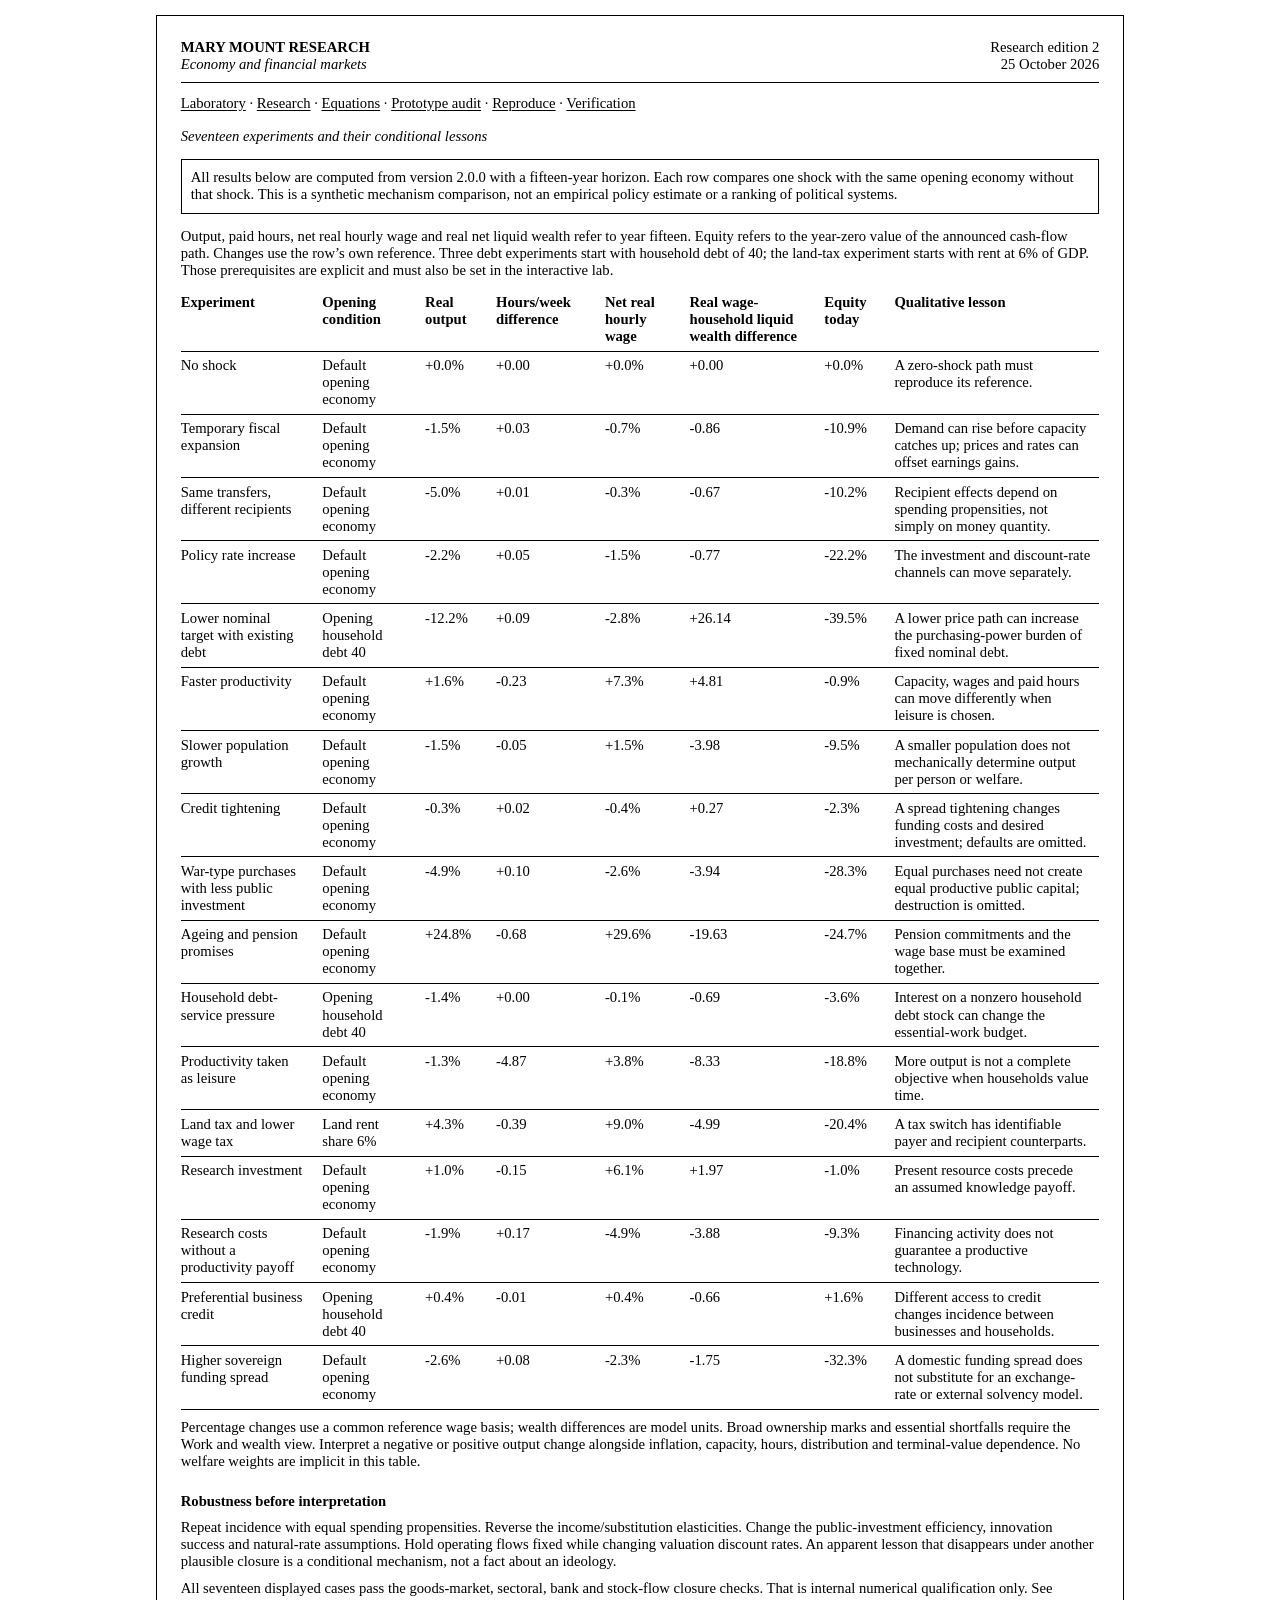
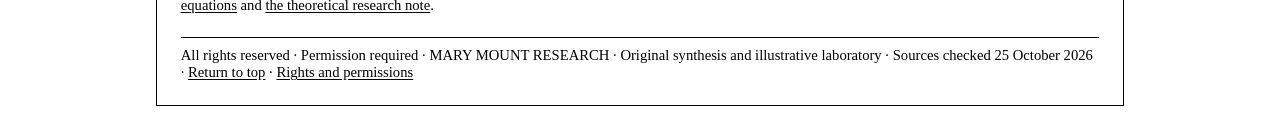
<file: experiments.html>
<!doctype html><html lang="en"><head><meta charset="utf-8"><meta name="viewport" content="width=device-width,initial-scale=1"><title>Mary Mount Research · Experiment comparisons</title><link rel="stylesheet" href="research.css"></head><body><main><header><div><strong>MARY MOUNT RESEARCH</strong><br><em>Economy and financial markets</em></div><div>Research edition 2<br>25 October 2026</div></header><nav><a href="index.html">Laboratory</a> · <a href="research.html">Research</a> · <a href="methods.html">Equations</a> · <a href="prototypes.html">Prototype audit</a> · <a href="guide.html">Reproduce</a> · <a href="verification.html">Verification</a></nav><h1>Seventeen experiments and their conditional lessons</h1><p class="rule">All results below are computed from version 2.0.0 with a fifteen-year horizon. Each row compares one shock with the same opening economy without that shock. This is a synthetic mechanism comparison, not an empirical policy estimate or a ranking of political systems.</p><p>Output, paid hours, net real hourly wage and real net liquid wealth refer to year fifteen. Equity refers to the year-zero value of the announced cash-flow path. Changes use the row’s own reference. Three debt experiments start with household debt of 40; the land-tax experiment starts with rent at 6% of GDP. Those prerequisites are explicit and must also be set in the interactive lab.</p><div class="table-scroll"><table><thead><tr><th>Experiment</th><th>Opening condition</th><th>Real output</th><th>Hours/week difference</th><th>Net real hourly wage</th><th>Real wage-household liquid wealth difference</th><th>Equity today</th><th>Qualitative lesson</th></tr></thead><tbody><tr><td>No shock</td><td>Default opening economy</td><td>+0.0%</td><td>+0.00</td><td>+0.0%</td><td>+0.00</td><td>+0.0%</td><td>A zero-shock path must reproduce its reference.</td></tr><tr><td>Temporary fiscal expansion</td><td>Default opening economy</td><td>-1.5%</td><td>+0.03</td><td>-0.7%</td><td>-0.86</td><td>-10.9%</td><td>Demand can rise before capacity catches up; prices and rates can offset earnings gains.</td></tr><tr><td>Same transfers, different recipients</td><td>Default opening economy</td><td>-5.0%</td><td>+0.01</td><td>-0.3%</td><td>-0.67</td><td>-10.2%</td><td>Recipient effects depend on spending propensities, not simply on money quantity.</td></tr><tr><td>Policy rate increase</td><td>Default opening economy</td><td>-2.2%</td><td>+0.05</td><td>-1.5%</td><td>-0.77</td><td>-22.2%</td><td>The investment and discount-rate channels can move separately.</td></tr><tr><td>Lower nominal target with existing debt</td><td>Opening household debt 40</td><td>-12.2%</td><td>+0.09</td><td>-2.8%</td><td>+26.14</td><td>-39.5%</td><td>A lower price path can increase the purchasing-power burden of fixed nominal debt.</td></tr><tr><td>Faster productivity</td><td>Default opening economy</td><td>+1.6%</td><td>-0.23</td><td>+7.3%</td><td>+4.81</td><td>-0.9%</td><td>Capacity, wages and paid hours can move differently when leisure is chosen.</td></tr><tr><td>Slower population growth</td><td>Default opening economy</td><td>-1.5%</td><td>-0.05</td><td>+1.5%</td><td>-3.98</td><td>-9.5%</td><td>A smaller population does not mechanically determine output per person or welfare.</td></tr><tr><td>Credit tightening</td><td>Default opening economy</td><td>-0.3%</td><td>+0.02</td><td>-0.4%</td><td>+0.27</td><td>-2.3%</td><td>A spread tightening changes funding costs and desired investment; defaults are omitted.</td></tr><tr><td>War-type purchases with less public investment</td><td>Default opening economy</td><td>-4.9%</td><td>+0.10</td><td>-2.6%</td><td>-3.94</td><td>-28.3%</td><td>Equal purchases need not create equal productive public capital; destruction is omitted.</td></tr><tr><td>Ageing and pension promises</td><td>Default opening economy</td><td>+24.8%</td><td>-0.68</td><td>+29.6%</td><td>-19.63</td><td>-24.7%</td><td>Pension commitments and the wage base must be examined together.</td></tr><tr><td>Household debt-service pressure</td><td>Opening household debt 40</td><td>-1.4%</td><td>+0.00</td><td>-0.1%</td><td>-0.69</td><td>-3.6%</td><td>Interest on a nonzero household debt stock can change the essential-work budget.</td></tr><tr><td>Productivity taken as leisure</td><td>Default opening economy</td><td>-1.3%</td><td>-4.87</td><td>+3.8%</td><td>-8.33</td><td>-18.8%</td><td>More output is not a complete objective when households value time.</td></tr><tr><td>Land tax and lower wage tax</td><td>Land rent share 6%</td><td>+4.3%</td><td>-0.39</td><td>+9.0%</td><td>-4.99</td><td>-20.4%</td><td>A tax switch has identifiable payer and recipient counterparts.</td></tr><tr><td>Research investment</td><td>Default opening economy</td><td>+1.0%</td><td>-0.15</td><td>+6.1%</td><td>+1.97</td><td>-1.0%</td><td>Present resource costs precede an assumed knowledge payoff.</td></tr><tr><td>Research costs without a productivity payoff</td><td>Default opening economy</td><td>-1.9%</td><td>+0.17</td><td>-4.9%</td><td>-3.88</td><td>-9.3%</td><td>Financing activity does not guarantee a productive technology.</td></tr><tr><td>Preferential business credit</td><td>Opening household debt 40</td><td>+0.4%</td><td>-0.01</td><td>+0.4%</td><td>-0.66</td><td>+1.6%</td><td>Different access to credit changes incidence between businesses and households.</td></tr><tr><td>Higher sovereign funding spread</td><td>Default opening economy</td><td>-2.6%</td><td>+0.08</td><td>-2.3%</td><td>-1.75</td><td>-32.3%</td><td>A domestic funding spread does not substitute for an exchange-rate or external solvency model.</td></tr></tbody></table></div><p>Percentage changes use a common reference wage basis; wealth differences are model units. Broad ownership marks and essential shortfalls require the Work and wealth view. Interpret a negative or positive output change alongside inflation, capacity, hours, distribution and terminal-value dependence. No welfare weights are implicit in this table.</p><h2>Robustness before interpretation</h2><p>Repeat incidence with equal spending propensities. Reverse the income/substitution elasticities. Change the public-investment efficiency, innovation success and natural-rate assumptions. Hold operating flows fixed while changing valuation discount rates. An apparent lesson that disappears under another plausible closure is a conditional mechanism, not a fact about an ideology.</p><p>All seventeen displayed cases pass the goods-market, sectoral, bank and stock-flow closure checks. That is internal numerical qualification only. See <a href="methods.html">equations</a> and <a href="research.html">the theoretical research note</a>.</p><footer>All rights reserved · Permission required · MARY MOUNT RESEARCH · Original synthesis and illustrative laboratory · Sources checked 25 October 2026 · <a href="#">Return to top</a> · <a href="permissions.html">Rights and permissions</a></footer></main></body></html>
</file>
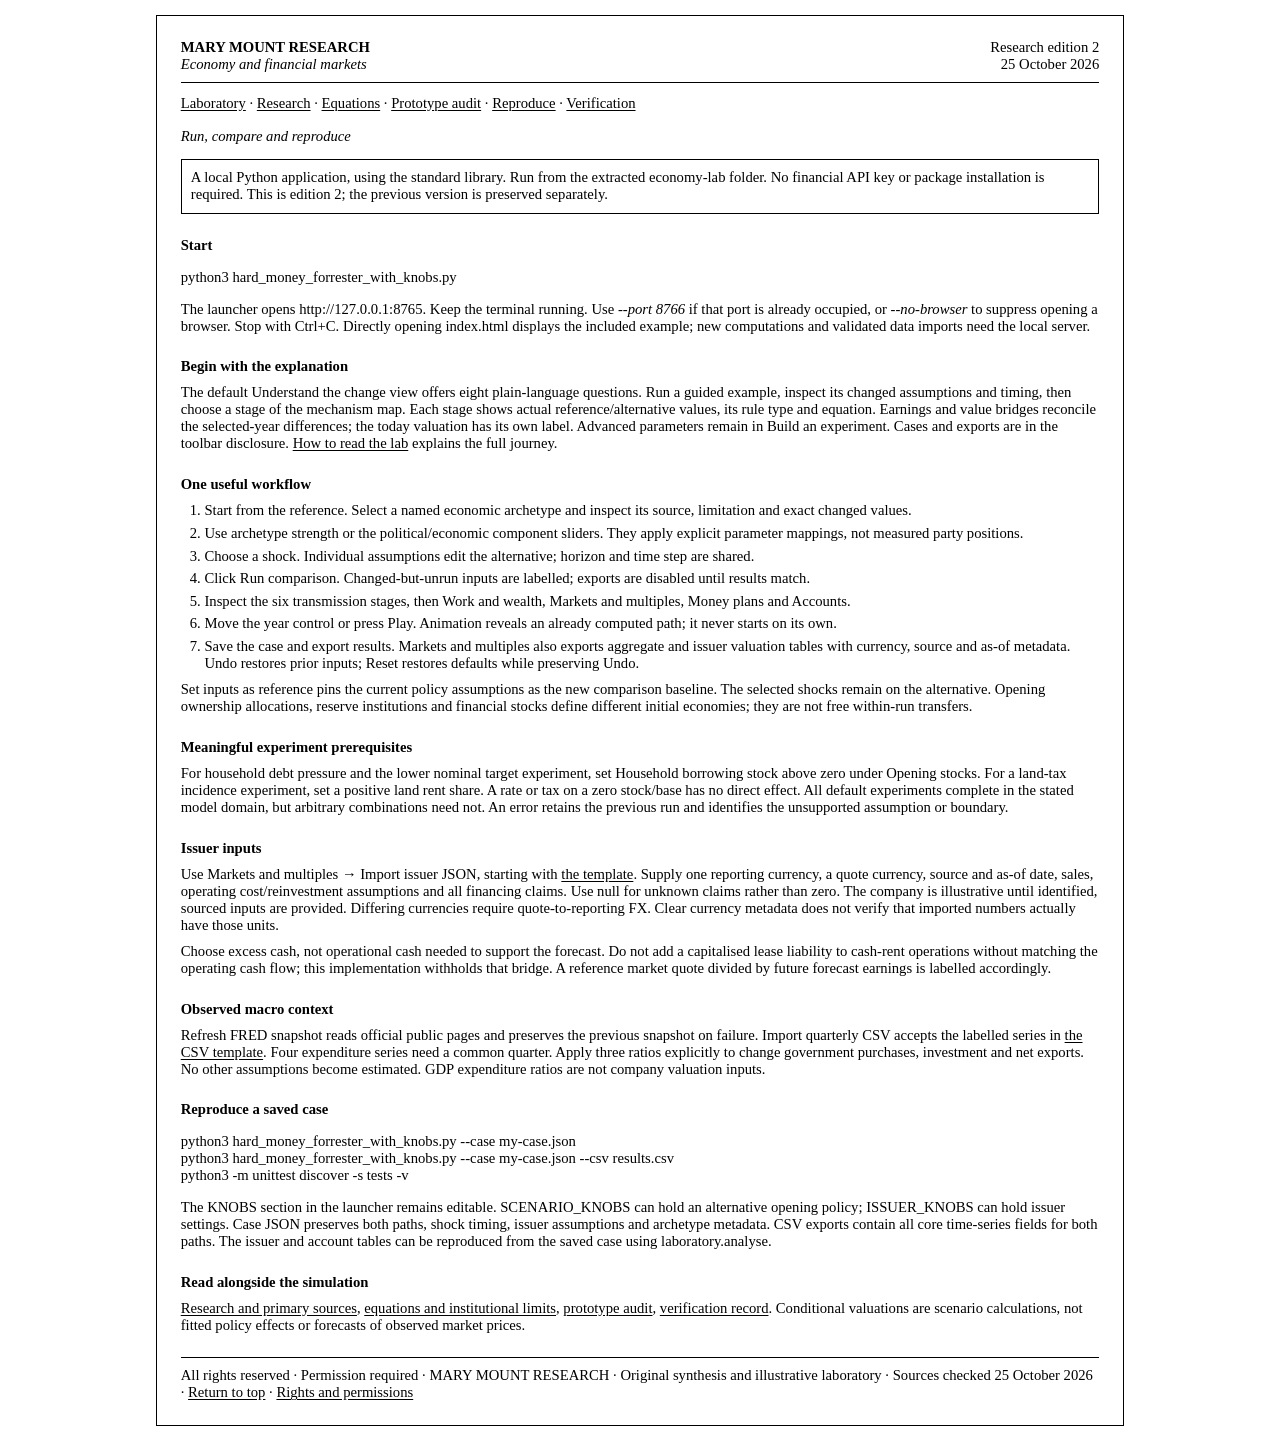
<file: guide.html>
<!doctype html><html lang="en"><head><meta charset="utf-8"><meta name="viewport" content="width=device-width,initial-scale=1"><title>Mary Mount Research · Run, compare and reproduce</title><link rel="stylesheet" href="research.css"></head><body><main><header><div><strong>MARY MOUNT RESEARCH</strong><br><em>Economy and financial markets</em></div><div>Research edition 2<br>25 October 2026</div></header><nav><a href="index.html">Laboratory</a> · <a href="research.html">Research</a> · <a href="methods.html">Equations</a> · <a href="prototypes.html">Prototype audit</a> · <a href="guide.html">Reproduce</a> · <a href="verification.html">Verification</a></nav><h1>Run, compare and reproduce</h1><p class="rule">A local Python application, using the standard library. Run from the extracted economy-lab folder. No financial API key or package installation is required. This is edition 2; the previous version is preserved separately.</p>
<h2>Start</h2><pre>python3 hard_money_forrester_with_knobs.py</pre><p>The launcher opens http://127.0.0.1:8765. Keep the terminal running. Use <code>--port 8766</code> if that port is already occupied, or <code>--no-browser</code> to suppress opening a browser. Stop with Ctrl+C. Directly opening index.html displays the included example; new computations and validated data imports need the local server.</p>
<h2>Begin with the explanation</h2><p>The default Understand the change view offers eight plain-language questions. Run a guided example, inspect its changed assumptions and timing, then choose a stage of the mechanism map. Each stage shows actual reference/alternative values, its rule type and equation. Earnings and value bridges reconcile the selected-year differences; the today valuation has its own label. Advanced parameters remain in Build an experiment. Cases and exports are in the toolbar disclosure. <a href="ux-guide.html">How to read the lab</a> explains the full journey.</p><h2>One useful workflow</h2><ol><li>Start from the reference. Select a named economic archetype and inspect its source, limitation and exact changed values.</li><li>Use archetype strength or the political/economic component sliders. They apply explicit parameter mappings, not measured party positions.</li><li>Choose a shock. Individual assumptions edit the alternative; horizon and time step are shared.</li><li>Click Run comparison. Changed-but-unrun inputs are labelled; exports are disabled until results match.</li><li>Inspect the six transmission stages, then Work and wealth, Markets and multiples, Money plans and Accounts.</li><li>Move the year control or press Play. Animation reveals an already computed path; it never starts on its own.</li><li>Save the case and export results. Markets and multiples also exports aggregate and issuer valuation tables with currency, source and as-of metadata. Undo restores prior inputs; Reset restores defaults while preserving Undo.</li></ol><p>Set inputs as reference pins the current policy assumptions as the new comparison baseline. The selected shocks remain on the alternative. Opening ownership allocations, reserve institutions and financial stocks define different initial economies; they are not free within-run transfers.</p>
<h2>Meaningful experiment prerequisites</h2><p>For household debt pressure and the lower nominal target experiment, set Household borrowing stock above zero under Opening stocks. For a land-tax incidence experiment, set a positive land rent share. A rate or tax on a zero stock/base has no direct effect. All default experiments complete in the stated model domain, but arbitrary combinations need not. An error retains the previous run and identifies the unsupported assumption or boundary.</p>
<h2>Issuer inputs</h2><p>Use Markets and multiples → Import issuer JSON, starting with <a href="issuer-template.json">the template</a>. Supply one reporting currency, a quote currency, source and as-of date, sales, operating cost/reinvestment assumptions and all financing claims. Use null for unknown claims rather than zero. The company is illustrative until identified, sourced inputs are provided. Differing currencies require quote-to-reporting FX. Clear currency metadata does not verify that imported numbers actually have those units.</p><p>Choose excess cash, not operational cash needed to support the forecast. Do not add a capitalised lease liability to cash-rent operations without matching the operating cash flow; this implementation withholds that bridge. A reference market quote divided by future forecast earnings is labelled accordingly.</p>
<h2>Observed macro context</h2><p>Refresh FRED snapshot reads official public pages and preserves the previous snapshot on failure. Import quarterly CSV accepts the labelled series in <a href="data/template.csv">the CSV template</a>. Four expenditure series need a common quarter. Apply three ratios explicitly to change government purchases, investment and net exports. No other assumptions become estimated. GDP expenditure ratios are not company valuation inputs.</p>
<h2>Reproduce a saved case</h2><pre>python3 hard_money_forrester_with_knobs.py --case my-case.json
python3 hard_money_forrester_with_knobs.py --case my-case.json --csv results.csv
python3 -m unittest discover -s tests -v</pre><p>The KNOBS section in the launcher remains editable. SCENARIO_KNOBS can hold an alternative opening policy; ISSUER_KNOBS can hold issuer settings. Case JSON preserves both paths, shock timing, issuer assumptions and archetype metadata. CSV exports contain all core time-series fields for both paths. The issuer and account tables can be reproduced from the saved case using laboratory.analyse.</p>
<h2>Read alongside the simulation</h2><p><a href="research.html">Research and primary sources</a>, <a href="methods.html">equations and institutional limits</a>, <a href="prototypes.html">prototype audit</a>, <a href="verification.html">verification record</a>. Conditional valuations are scenario calculations, not fitted policy effects or forecasts of observed market prices.</p><footer>All rights reserved · Permission required · MARY MOUNT RESEARCH · Original synthesis and illustrative laboratory · Sources checked 25 October 2026 · <a href="#">Return to top</a> · <a href="permissions.html">Rights and permissions</a></footer></main></body></html>
</file>
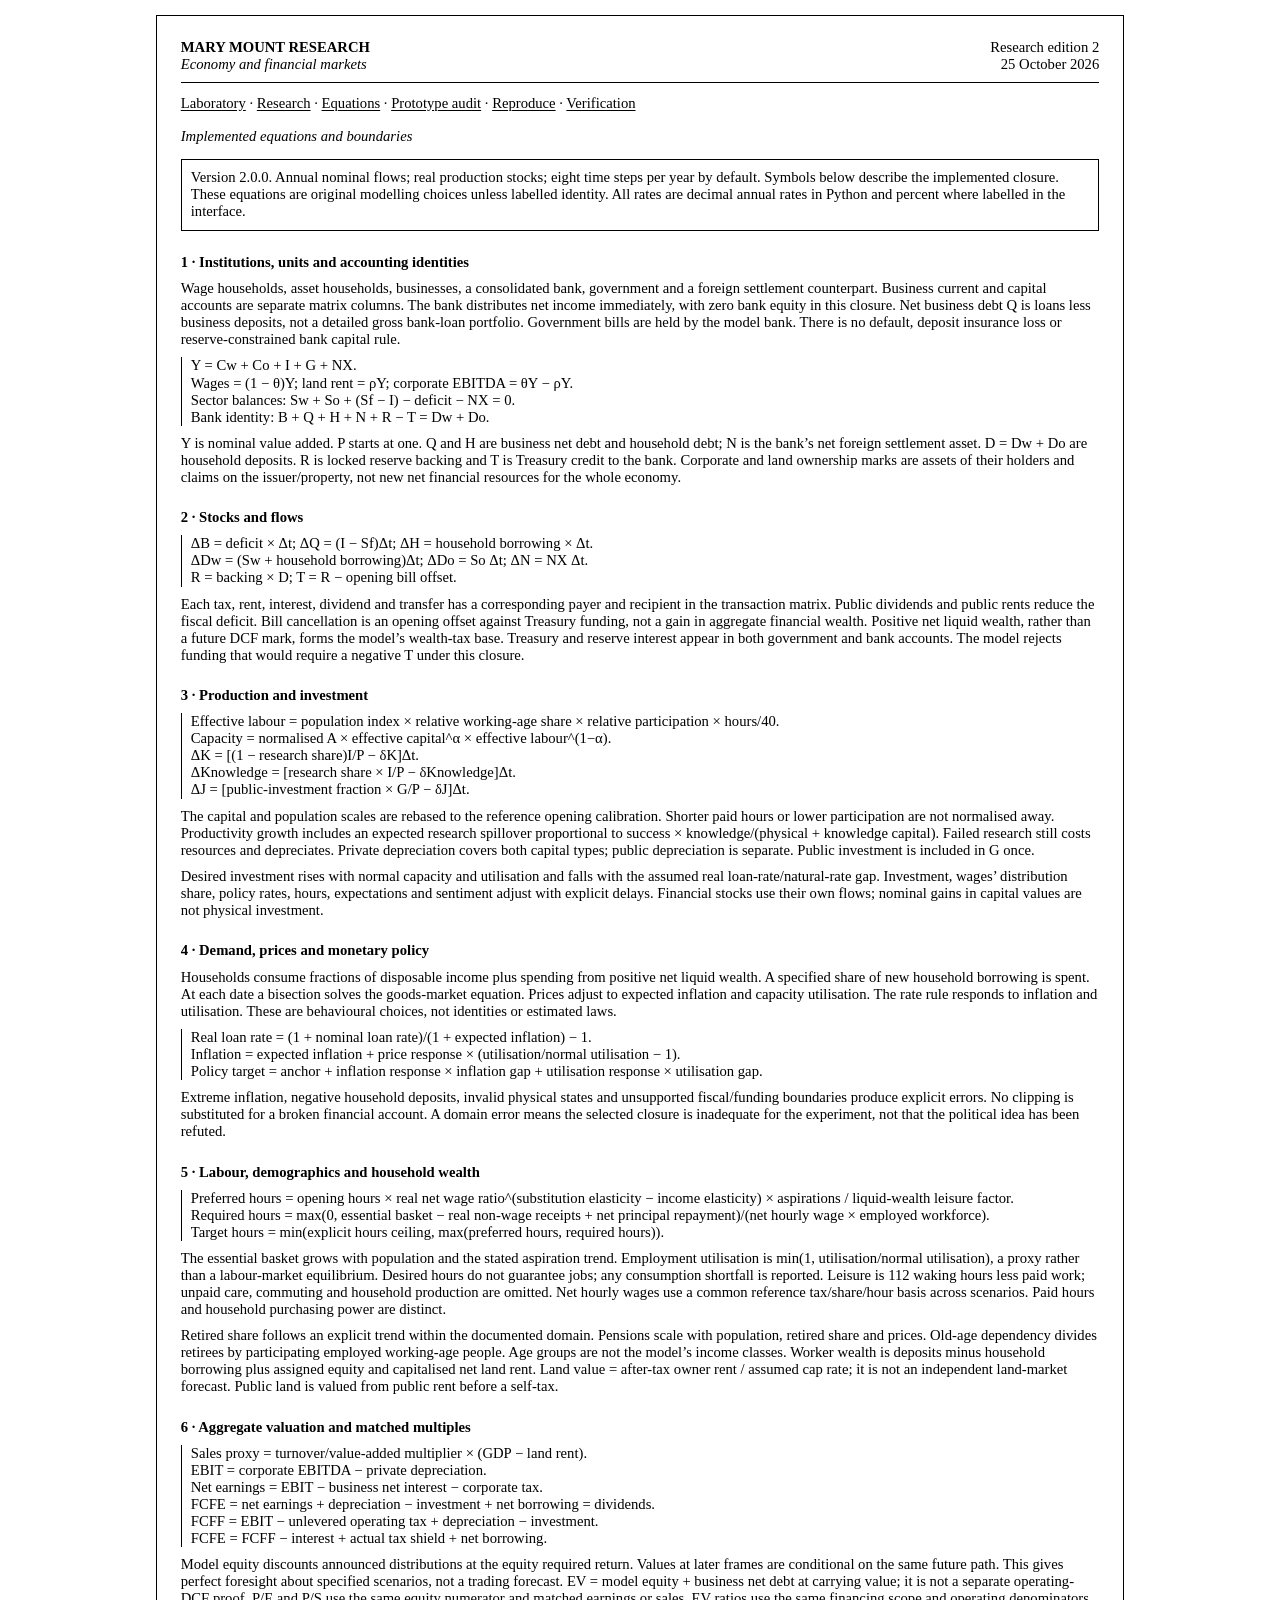
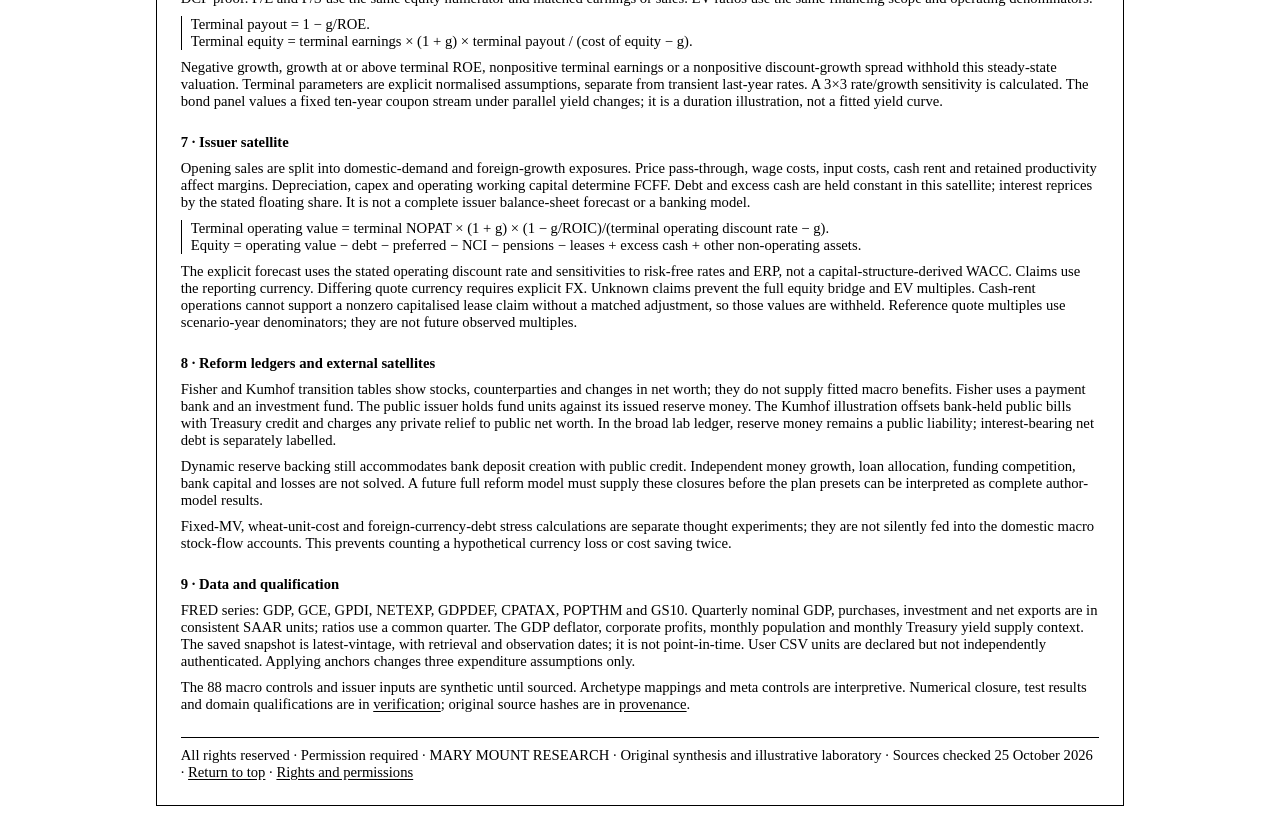
<file: methods.html>
<!doctype html><html lang="en"><head><meta charset="utf-8"><meta name="viewport" content="width=device-width,initial-scale=1"><title>Mary Mount Research · Implemented equations and boundaries</title><link rel="stylesheet" href="research.css"></head><body><main><header><div><strong>MARY MOUNT RESEARCH</strong><br><em>Economy and financial markets</em></div><div>Research edition 2<br>25 October 2026</div></header><nav><a href="index.html">Laboratory</a> · <a href="research.html">Research</a> · <a href="methods.html">Equations</a> · <a href="prototypes.html">Prototype audit</a> · <a href="guide.html">Reproduce</a> · <a href="verification.html">Verification</a></nav><h1>Implemented equations and boundaries</h1><p class="rule">Version 2.0.0. Annual nominal flows; real production stocks; eight time steps per year by default. Symbols below describe the implemented closure. These equations are original modelling choices unless labelled identity. All rates are decimal annual rates in Python and percent where labelled in the interface.</p>
<h2>1 · Institutions, units and accounting identities</h2><p>Wage households, asset households, businesses, a consolidated bank, government and a foreign settlement counterpart. Business current and capital accounts are separate matrix columns. The bank distributes net income immediately, with zero bank equity in this closure. Net business debt Q is loans less business deposits, not a detailed gross bank-loan portfolio. Government bills are held by the model bank. There is no default, deposit insurance loss or reserve-constrained bank capital rule.</p>
<p class="equation">Y = Cw + Co + I + G + NX.<br>Wages = (1 − θ)Y; land rent = ρY; corporate EBITDA = θY − ρY.<br>Sector balances: Sw + So + (Sf − I) − deficit − NX = 0.<br>Bank identity: B + Q + H + N + R − T = Dw + Do.</p>
<p>Y is nominal value added. P starts at one. Q and H are business net debt and household debt; N is the bank’s net foreign settlement asset. D = Dw + Do are household deposits. R is locked reserve backing and T is Treasury credit to the bank. Corporate and land ownership marks are assets of their holders and claims on the issuer/property, not new net financial resources for the whole economy.</p>
<h2>2 · Stocks and flows</h2><p class="equation">ΔB = deficit × Δt; ΔQ = (I − Sf)Δt; ΔH = household borrowing × Δt.<br>ΔDw = (Sw + household borrowing)Δt; ΔDo = So Δt; ΔN = NX Δt.<br>R = backing × D; T = R − opening bill offset.</p><p>Each tax, rent, interest, dividend and transfer has a corresponding payer and recipient in the transaction matrix. Public dividends and public rents reduce the fiscal deficit. Bill cancellation is an opening offset against Treasury funding, not a gain in aggregate financial wealth. Positive net liquid wealth, rather than a future DCF mark, forms the model’s wealth-tax base. Treasury and reserve interest appear in both government and bank accounts. The model rejects funding that would require a negative T under this closure.</p>
<h2>3 · Production and investment</h2><p class="equation">Effective labour = population index × relative working-age share × relative participation × hours/40.<br>Capacity = normalised A × effective capital^α × effective labour^(1−α).<br>ΔK = [(1 − research share)I/P − δK]Δt.<br>ΔKnowledge = [research share × I/P − δKnowledge]Δt.<br>ΔJ = [public-investment fraction × G/P − δJ]Δt.</p><p>The capital and population scales are rebased to the reference opening calibration. Shorter paid hours or lower participation are not normalised away. Productivity growth includes an expected research spillover proportional to success × knowledge/(physical + knowledge capital). Failed research still costs resources and depreciates. Private depreciation covers both capital types; public depreciation is separate. Public investment is included in G once.</p><p>Desired investment rises with normal capacity and utilisation and falls with the assumed real loan-rate/natural-rate gap. Investment, wages’ distribution share, policy rates, hours, expectations and sentiment adjust with explicit delays. Financial stocks use their own flows; nominal gains in capital values are not physical investment.</p>
<h2>4 · Demand, prices and monetary policy</h2><p>Households consume fractions of disposable income plus spending from positive net liquid wealth. A specified share of new household borrowing is spent. At each date a bisection solves the goods-market equation. Prices adjust to expected inflation and capacity utilisation. The rate rule responds to inflation and utilisation. These are behavioural choices, not identities or estimated laws.</p><p class="equation">Real loan rate = (1 + nominal loan rate)/(1 + expected inflation) − 1.<br>Inflation = expected inflation + price response × (utilisation/normal utilisation − 1).<br>Policy target = anchor + inflation response × inflation gap + utilisation response × utilisation gap.</p><p>Extreme inflation, negative household deposits, invalid physical states and unsupported fiscal/funding boundaries produce explicit errors. No clipping is substituted for a broken financial account. A domain error means the selected closure is inadequate for the experiment, not that the political idea has been refuted.</p>
<h2>5 · Labour, demographics and household wealth</h2><p class="equation">Preferred hours = opening hours × real net wage ratio^(substitution elasticity − income elasticity) × aspirations / liquid-wealth leisure factor.<br>Required hours = max(0, essential basket − real non-wage receipts + net principal repayment)/(net hourly wage × employed workforce).<br>Target hours = min(explicit hours ceiling, max(preferred hours, required hours)).</p><p>The essential basket grows with population and the stated aspiration trend. Employment utilisation is min(1, utilisation/normal utilisation), a proxy rather than a labour-market equilibrium. Desired hours do not guarantee jobs; any consumption shortfall is reported. Leisure is 112 waking hours less paid work; unpaid care, commuting and household production are omitted. Net hourly wages use a common reference tax/share/hour basis across scenarios. Paid hours and household purchasing power are distinct.</p><p>Retired share follows an explicit trend within the documented domain. Pensions scale with population, retired share and prices. Old-age dependency divides retirees by participating employed working-age people. Age groups are not the model’s income classes. Worker wealth is deposits minus household borrowing plus assigned equity and capitalised net land rent. Land value = after-tax owner rent / assumed cap rate; it is not an independent land-market forecast. Public land is valued from public rent before a self-tax.</p>
<h2>6 · Aggregate valuation and matched multiples</h2><p class="equation">Sales proxy = turnover/value-added multiplier × (GDP − land rent).<br>EBIT = corporate EBITDA − private depreciation.<br>Net earnings = EBIT − business net interest − corporate tax.<br>FCFE = net earnings + depreciation − investment + net borrowing = dividends.<br>FCFF = EBIT − unlevered operating tax + depreciation − investment.<br>FCFE = FCFF − interest + actual tax shield + net borrowing.</p><p>Model equity discounts announced distributions at the equity required return. Values at later frames are conditional on the same future path. This gives perfect foresight about specified scenarios, not a trading forecast. EV = model equity + business net debt at carrying value; it is not a separate operating-DCF proof. P/E and P/S use the same equity numerator and matched earnings or sales. EV ratios use the same financing scope and operating denominators.</p><p class="equation">Terminal payout = 1 − g/ROE.<br>Terminal equity = terminal earnings × (1 + g) × terminal payout / (cost of equity − g).</p><p>Negative growth, growth at or above terminal ROE, nonpositive terminal earnings or a nonpositive discount-growth spread withhold this steady-state valuation. Terminal parameters are explicit normalised assumptions, separate from transient last-year rates. A 3×3 rate/growth sensitivity is calculated. The bond panel values a fixed ten-year coupon stream under parallel yield changes; it is a duration illustration, not a fitted yield curve.</p>
<h2>7 · Issuer satellite</h2><p>Opening sales are split into domestic-demand and foreign-growth exposures. Price pass-through, wage costs, input costs, cash rent and retained productivity affect margins. Depreciation, capex and operating working capital determine FCFF. Debt and excess cash are held constant in this satellite; interest reprices by the stated floating share. It is not a complete issuer balance-sheet forecast or a banking model.</p><p class="equation">Terminal operating value = terminal NOPAT × (1 + g) × (1 − g/ROIC)/(terminal operating discount rate − g).<br>Equity = operating value − debt − preferred − NCI − pensions − leases + excess cash + other non-operating assets.</p><p>The explicit forecast uses the stated operating discount rate and sensitivities to risk-free rates and ERP, not a capital-structure-derived WACC. Claims use the reporting currency. Differing quote currency requires explicit FX. Unknown claims prevent the full equity bridge and EV multiples. Cash-rent operations cannot support a nonzero capitalised lease claim without a matched adjustment, so those values are withheld. Reference quote multiples use scenario-year denominators; they are not future observed multiples.</p>
<h2>8 · Reform ledgers and external satellites</h2><p>Fisher and Kumhof transition tables show stocks, counterparties and changes in net worth; they do not supply fitted macro benefits. Fisher uses a payment bank and an investment fund. The public issuer holds fund units against its issued reserve money. The Kumhof illustration offsets bank-held public bills with Treasury credit and charges any private relief to public net worth. In the broad lab ledger, reserve money remains a public liability; interest-bearing net debt is separately labelled.</p><p>Dynamic reserve backing still accommodates bank deposit creation with public credit. Independent money growth, loan allocation, funding competition, bank capital and losses are not solved. A future full reform model must supply these closures before the plan presets can be interpreted as complete author-model results.</p><p>Fixed-MV, wheat-unit-cost and foreign-currency-debt stress calculations are separate thought experiments; they are not silently fed into the domestic macro stock-flow accounts. This prevents counting a hypothetical currency loss or cost saving twice.</p>
<h2>9 · Data and qualification</h2><p>FRED series: GDP, GCE, GPDI, NETEXP, GDPDEF, CPATAX, POPTHM and GS10. Quarterly nominal GDP, purchases, investment and net exports are in consistent SAAR units; ratios use a common quarter. The GDP deflator, corporate profits, monthly population and monthly Treasury yield supply context. The saved snapshot is latest-vintage, with retrieval and observation dates; it is not point-in-time. User CSV units are declared but not independently authenticated. Applying anchors changes three expenditure assumptions only.</p><p>The 88 macro controls and issuer inputs are synthetic until sourced. Archetype mappings and meta controls are interpretive. Numerical closure, test results and domain qualifications are in <a href="verification.html">verification</a>; original source hashes are in <a href="provenance.json">provenance</a>.</p><footer>All rights reserved · Permission required · MARY MOUNT RESEARCH · Original synthesis and illustrative laboratory · Sources checked 25 October 2026 · <a href="#">Return to top</a> · <a href="permissions.html">Rights and permissions</a></footer></main></body></html>
</file>
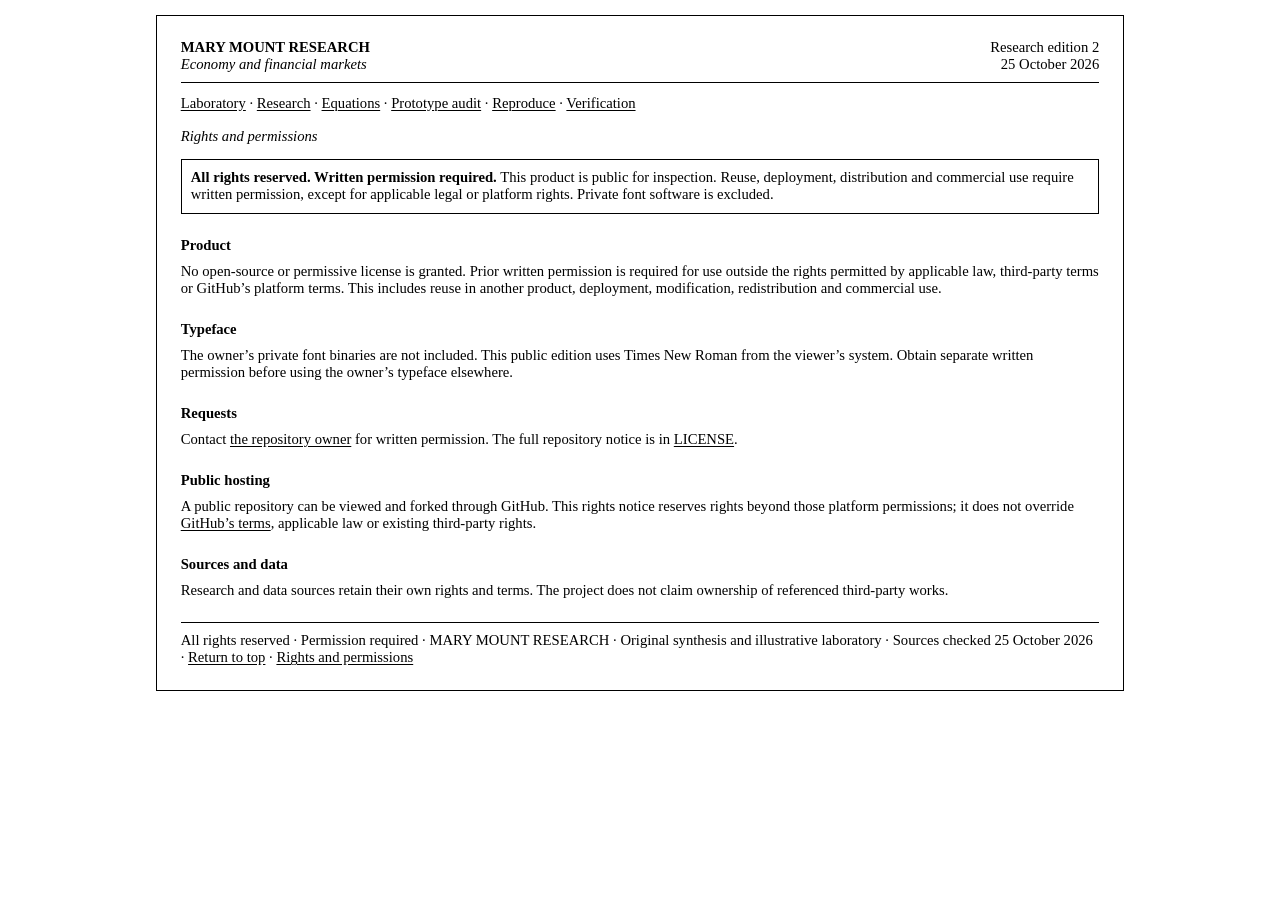
<file: permissions.html>
<!doctype html><html lang="en"><head><meta charset="utf-8"><meta name="viewport" content="width=device-width,initial-scale=1"><title>Mary Mount Research · Rights and permissions</title><link rel="stylesheet" href="research.css"></head><body><main><header><div><strong>MARY MOUNT RESEARCH</strong><br><em>Economy and financial markets</em></div><div>Research edition 2<br>25 October 2026</div></header><nav><a href="index.html">Laboratory</a> · <a href="research.html">Research</a> · <a href="methods.html">Equations</a> · <a href="prototypes.html">Prototype audit</a> · <a href="guide.html">Reproduce</a> · <a href="verification.html">Verification</a></nav><h1>Rights and permissions</h1><p class="rule"><strong>All rights reserved. Written permission required.</strong> This product is public for inspection. Reuse, deployment, distribution and commercial use require written permission, except for applicable legal or platform rights. Private font software is excluded.</p><h2>Product</h2><p>No open-source or permissive license is granted. Prior written permission is required for use outside the rights permitted by applicable law, third-party terms or GitHub’s platform terms. This includes reuse in another product, deployment, modification, redistribution and commercial use.</p><h2>Typeface</h2><p>The owner’s private font binaries are not included. This public edition uses Times New Roman from the viewer’s system. Obtain separate written permission before using the owner’s typeface elsewhere.</p><h2>Requests</h2><p>Contact <a href="https://github.com/jupitersstring">the repository owner</a> for written permission. The full repository notice is in <a href="LICENSE">LICENSE</a>.</p><h2>Public hosting</h2><p>A public repository can be viewed and forked through GitHub. This rights notice reserves rights beyond those platform permissions; it does not override <a href="https://docs.github.com/en/site-policy/github-terms/github-terms-of-service#5-license-grant-to-other-users">GitHub’s terms</a>, applicable law or existing third-party rights.</p><h2>Sources and data</h2><p>Research and data sources retain their own rights and terms. The project does not claim ownership of referenced third-party works.</p><footer>All rights reserved · Permission required · MARY MOUNT RESEARCH · Original synthesis and illustrative laboratory · Sources checked 25 October 2026 · <a href="#">Return to top</a> · <a href="permissions.html">Rights and permissions</a></footer></main></body></html>
</file>
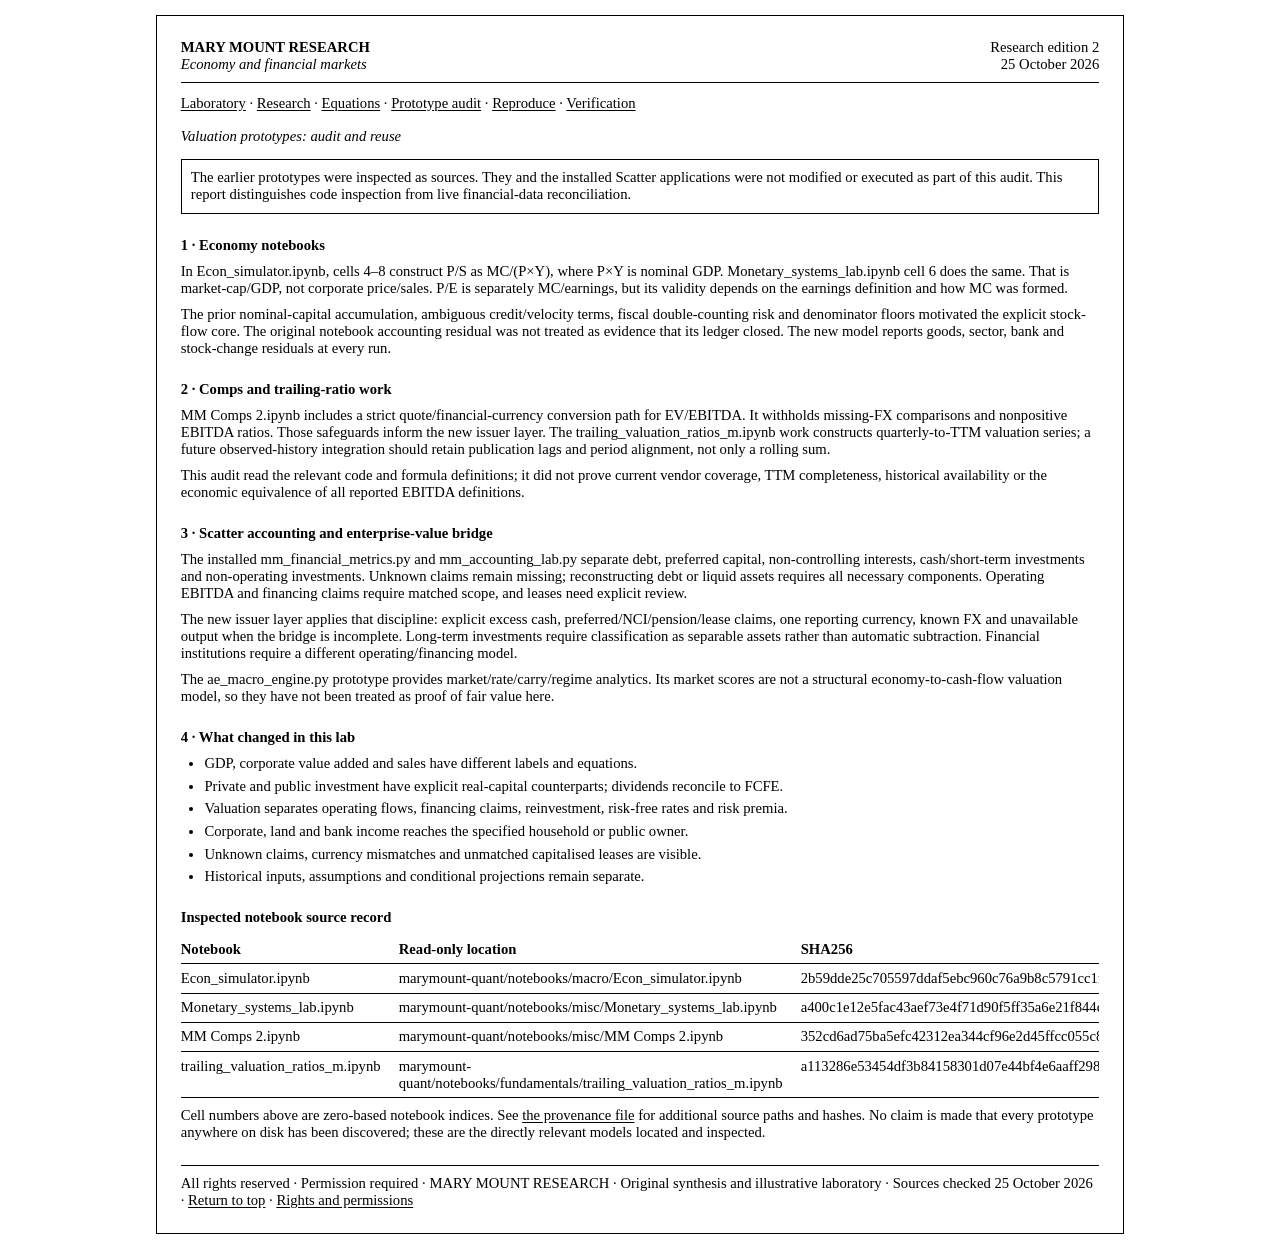
<file: prototypes.html>
<!doctype html><html lang="en"><head><meta charset="utf-8"><meta name="viewport" content="width=device-width,initial-scale=1"><title>Mary Mount Research · Valuation prototypes: audit and reuse</title><link rel="stylesheet" href="research.css"></head><body><main><header><div><strong>MARY MOUNT RESEARCH</strong><br><em>Economy and financial markets</em></div><div>Research edition 2<br>25 October 2026</div></header><nav><a href="index.html">Laboratory</a> · <a href="research.html">Research</a> · <a href="methods.html">Equations</a> · <a href="prototypes.html">Prototype audit</a> · <a href="guide.html">Reproduce</a> · <a href="verification.html">Verification</a></nav><h1>Valuation prototypes: audit and reuse</h1><p class="rule">The earlier prototypes were inspected as sources. They and the installed Scatter applications were not modified or executed as part of this audit. This report distinguishes code inspection from live financial-data reconciliation.</p>
<h2>1 · Economy notebooks</h2><p>In Econ_simulator.ipynb, cells 4–8 construct P/S as MC/(P×Y), where P×Y is nominal GDP. Monetary_systems_lab.ipynb cell 6 does the same. That is market-cap/GDP, not corporate price/sales. P/E is separately MC/earnings, but its validity depends on the earnings definition and how MC was formed.</p><p>The prior nominal-capital accumulation, ambiguous credit/velocity terms, fiscal double-counting risk and denominator floors motivated the explicit stock-flow core. The original notebook accounting residual was not treated as evidence that its ledger closed. The new model reports goods, sector, bank and stock-change residuals at every run.</p>
<h2>2 · Comps and trailing-ratio work</h2><p>MM Comps 2.ipynb includes a strict quote/financial-currency conversion path for EV/EBITDA. It withholds missing-FX comparisons and nonpositive EBITDA ratios. Those safeguards inform the new issuer layer. The trailing_valuation_ratios_m.ipynb work constructs quarterly-to-TTM valuation series; a future observed-history integration should retain publication lags and period alignment, not only a rolling sum.</p><p>This audit read the relevant code and formula definitions; it did not prove current vendor coverage, TTM completeness, historical availability or the economic equivalence of all reported EBITDA definitions.</p>
<h2>3 · Scatter accounting and enterprise-value bridge</h2><p>The installed mm_financial_metrics.py and mm_accounting_lab.py separate debt, preferred capital, non-controlling interests, cash/short-term investments and non-operating investments. Unknown claims remain missing; reconstructing debt or liquid assets requires all necessary components. Operating EBITDA and financing claims require matched scope, and leases need explicit review.</p><p>The new issuer layer applies that discipline: explicit excess cash, preferred/NCI/pension/lease claims, one reporting currency, known FX and unavailable output when the bridge is incomplete. Long-term investments require classification as separable assets rather than automatic subtraction. Financial institutions require a different operating/financing model.</p><p>The ae_macro_engine.py prototype provides market/rate/carry/regime analytics. Its market scores are not a structural economy-to-cash-flow valuation model, so they have not been treated as proof of fair value here.</p>
<h2>4 · What changed in this lab</h2><ul><li>GDP, corporate value added and sales have different labels and equations.</li><li>Private and public investment have explicit real-capital counterparts; dividends reconcile to FCFE.</li><li>Valuation separates operating flows, financing claims, reinvestment, risk-free rates and risk premia.</li><li>Corporate, land and bank income reaches the specified household or public owner.</li><li>Unknown claims, currency mismatches and unmatched capitalised leases are visible.</li><li>Historical inputs, assumptions and conditional projections remain separate.</li></ul>
<h2>Inspected notebook source record</h2><div class="table-scroll"><table><thead><tr><th>Notebook</th><th>Read-only location</th><th>SHA256</th></tr></thead><tbody><tr><td>Econ_simulator.ipynb</td><td>marymount-quant/notebooks/macro/Econ_simulator.ipynb</td><td>2b59dde25c705597ddaf5ebc960c76a9b8c5791cc1fcfa700b5b1da3c2e32fdb</td></tr><tr><td>Monetary_systems_lab.ipynb</td><td>marymount-quant/notebooks/misc/Monetary_systems_lab.ipynb</td><td>a400c1e12e5fac43aef73e4f71d90f5ff35a6e21f844c25dbc789c0820b393b9</td></tr><tr><td>MM Comps 2.ipynb</td><td>marymount-quant/notebooks/misc/MM Comps 2.ipynb</td><td>352cd6ad75ba5efc42312ea344cf96e2d45ffcc055c8af46313a44148d99d67d</td></tr><tr><td>trailing_valuation_ratios_m.ipynb</td><td>marymount-quant/notebooks/fundamentals/trailing_valuation_ratios_m.ipynb</td><td>a113286e53454df3b84158301d07e44bf4e6aaff29874fff7ff4dd7eb899ecd2</td></tr></tbody></table></div><p>Cell numbers above are zero-based notebook indices. See <a href="provenance.json">the provenance file</a> for additional source paths and hashes. No claim is made that every prototype anywhere on disk has been discovered; these are the directly relevant models located and inspected.</p><footer>All rights reserved · Permission required · MARY MOUNT RESEARCH · Original synthesis and illustrative laboratory · Sources checked 25 October 2026 · <a href="#">Return to top</a> · <a href="permissions.html">Rights and permissions</a></footer></main></body></html>
</file>
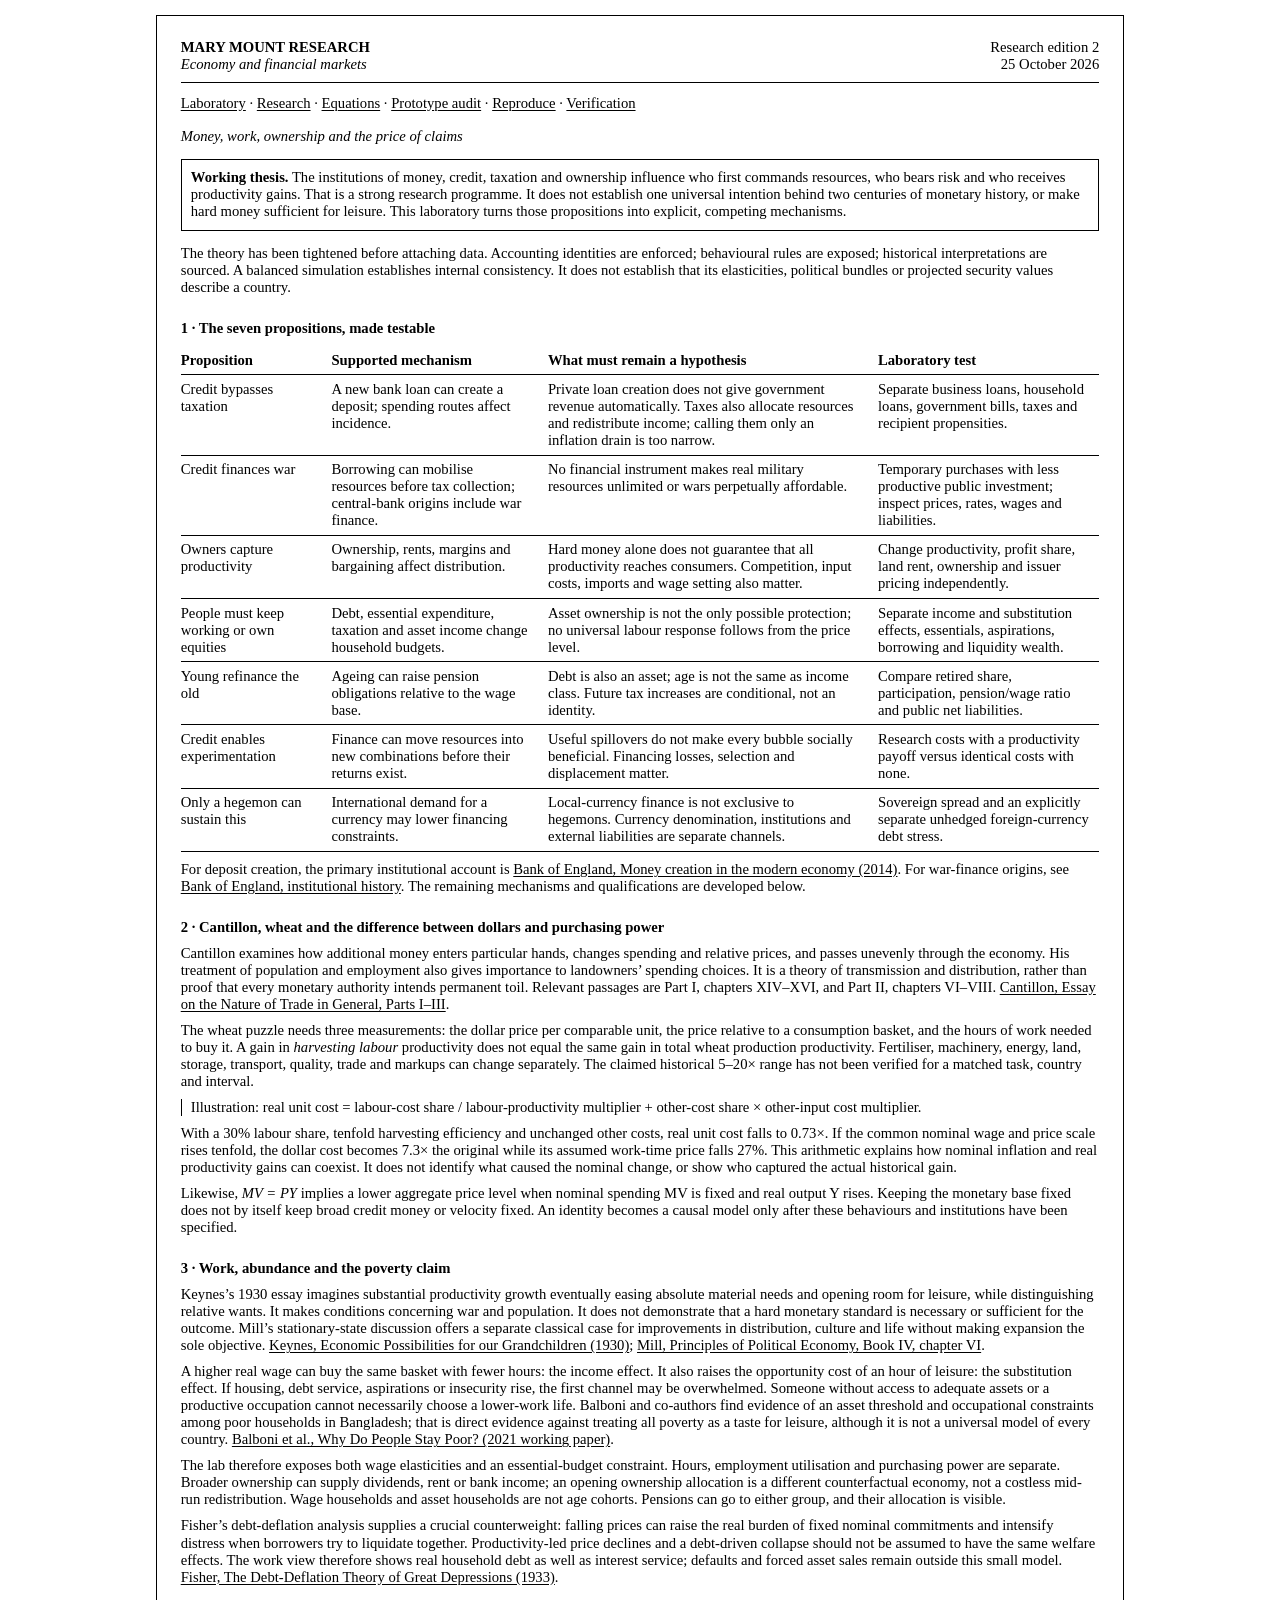
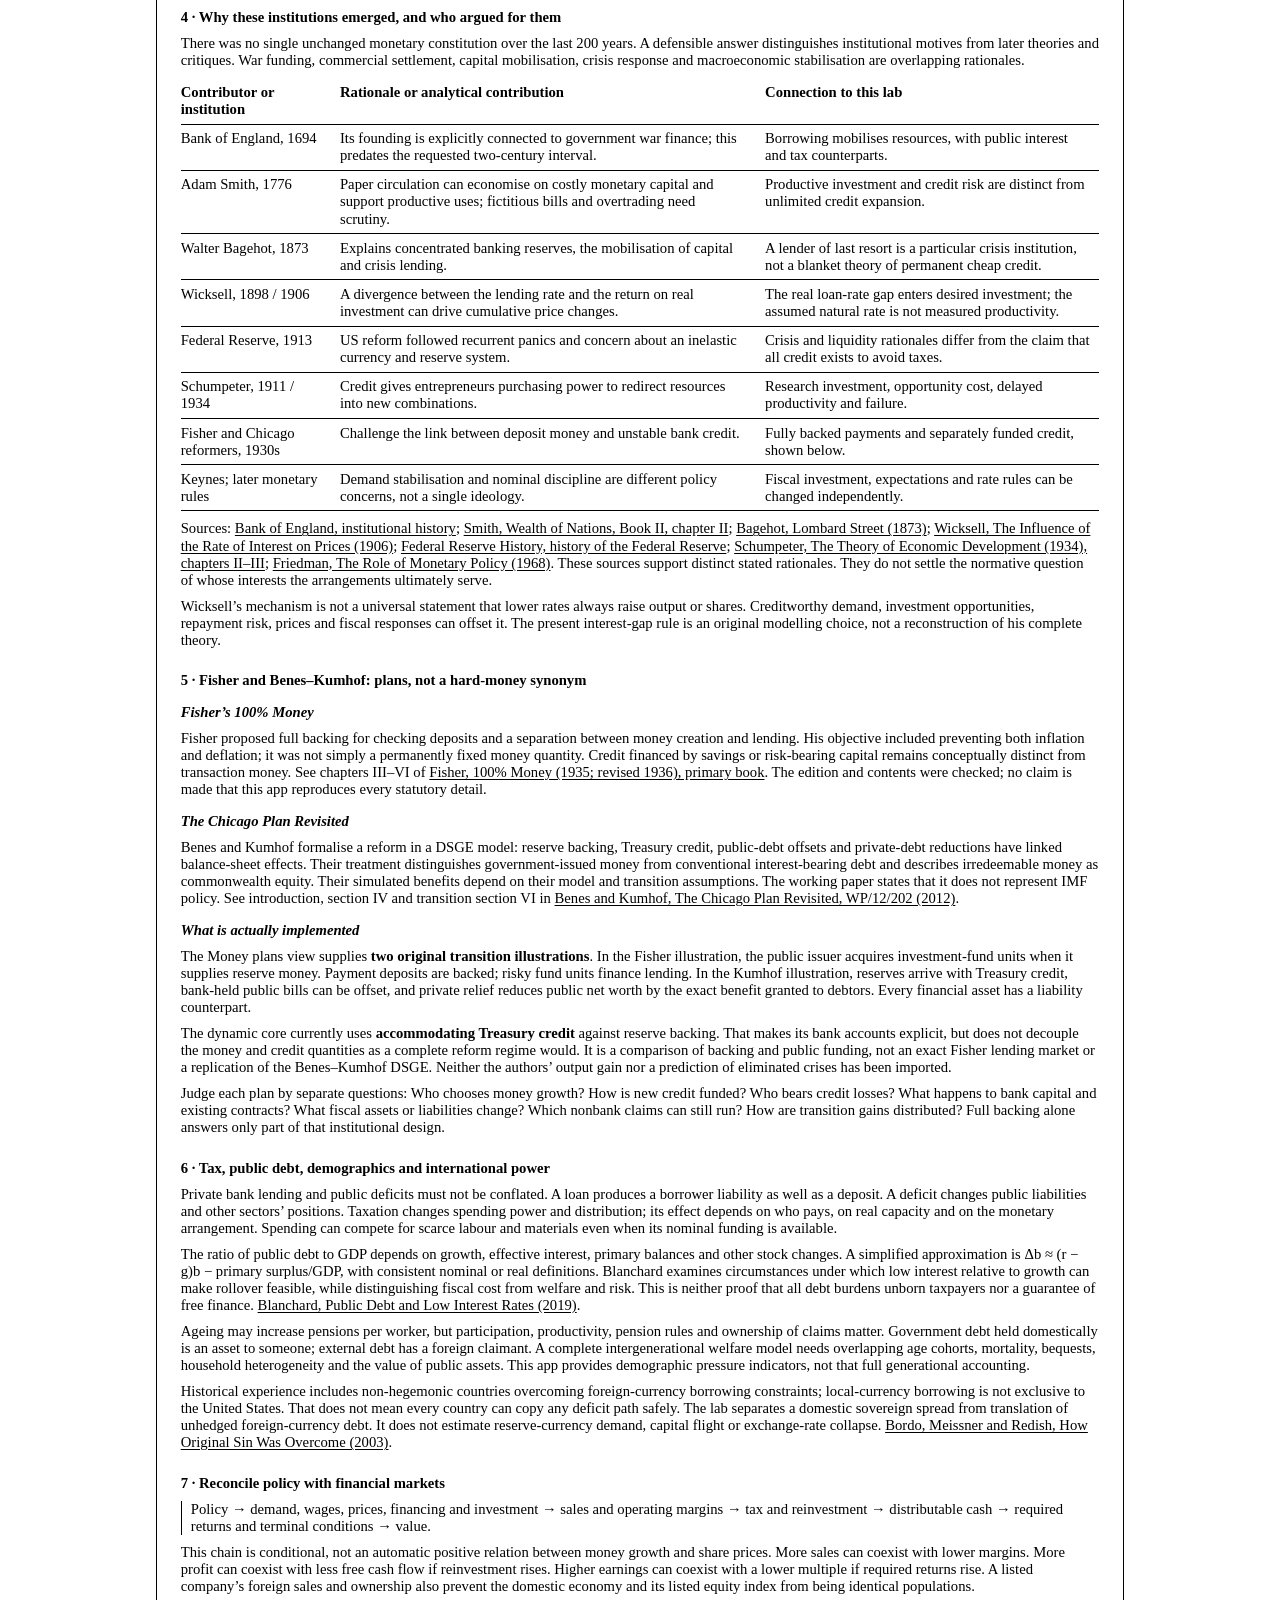
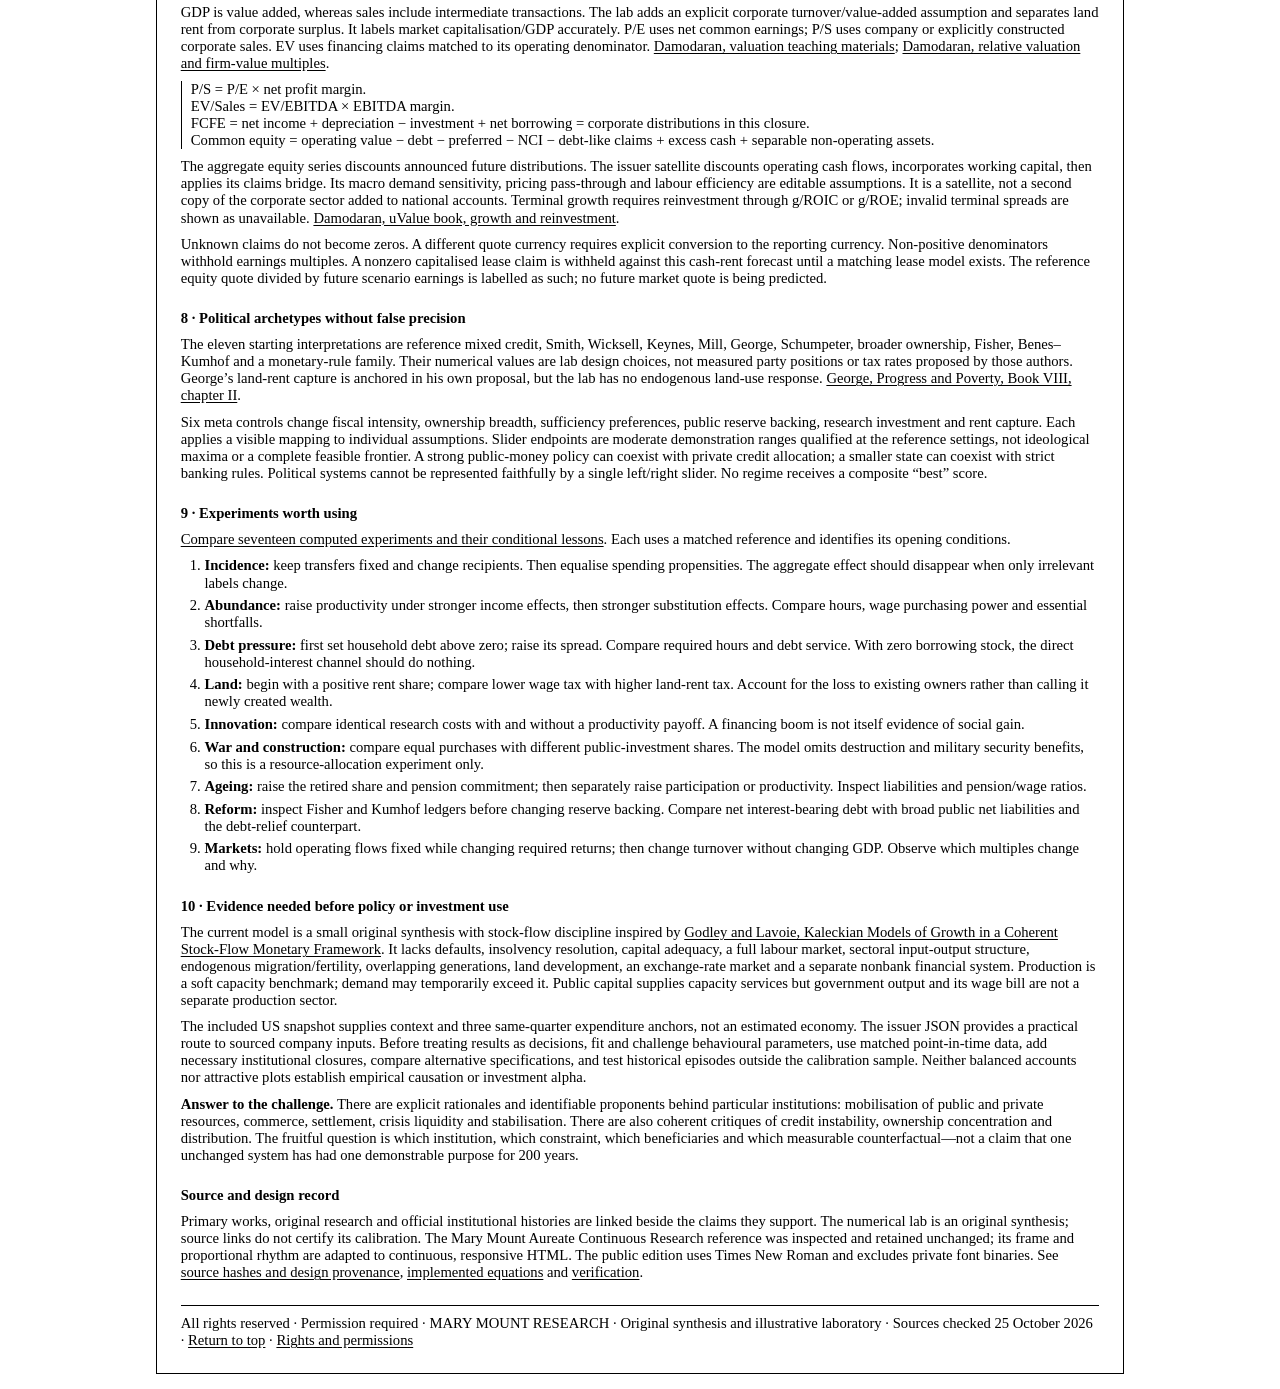
<file: research.html>
<!doctype html><html lang="en"><head><meta charset="utf-8"><meta name="viewport" content="width=device-width,initial-scale=1"><title>Mary Mount Research · Money, work, ownership and the price of claims</title><link rel="stylesheet" href="research.css"></head><body><main><header><div><strong>MARY MOUNT RESEARCH</strong><br><em>Economy and financial markets</em></div><div>Research edition 2<br>25 October 2026</div></header><nav><a href="index.html">Laboratory</a> · <a href="research.html">Research</a> · <a href="methods.html">Equations</a> · <a href="prototypes.html">Prototype audit</a> · <a href="guide.html">Reproduce</a> · <a href="verification.html">Verification</a></nav><h1>Money, work, ownership and the price of claims</h1>
<p class="rule"><strong>Working thesis.</strong> The institutions of money, credit, taxation and ownership influence who first commands resources, who bears risk and who receives productivity gains. That is a strong research programme. It does not establish one universal intention behind two centuries of monetary history, or make hard money sufficient for leisure. This laboratory turns those propositions into explicit, competing mechanisms.</p>
<p>The theory has been tightened before attaching data. Accounting identities are enforced; behavioural rules are exposed; historical interpretations are sourced. A balanced simulation establishes internal consistency. It does not establish that its elasticities, political bundles or projected security values describe a country.</p>
<h2>1 · The seven propositions, made testable</h2>
<div class="table-scroll"><table><thead><tr><th>Proposition</th><th>Supported mechanism</th><th>What must remain a hypothesis</th><th>Laboratory test</th></tr></thead><tbody>
<tr><td>Credit bypasses taxation</td><td>A new bank loan can create a deposit; spending routes affect incidence.</td><td>Private loan creation does not give government revenue automatically. Taxes also allocate resources and redistribute income; calling them only an inflation drain is too narrow.</td><td>Separate business loans, household loans, government bills, taxes and recipient propensities.</td></tr>
<tr><td>Credit finances war</td><td>Borrowing can mobilise resources before tax collection; central-bank origins include war finance.</td><td>No financial instrument makes real military resources unlimited or wars perpetually affordable.</td><td>Temporary purchases with less productive public investment; inspect prices, rates, wages and liabilities.</td></tr>
<tr><td>Owners capture productivity</td><td>Ownership, rents, margins and bargaining affect distribution.</td><td>Hard money alone does not guarantee that all productivity reaches consumers. Competition, input costs, imports and wage setting also matter.</td><td>Change productivity, profit share, land rent, ownership and issuer pricing independently.</td></tr>
<tr><td>People must keep working or own equities</td><td>Debt, essential expenditure, taxation and asset income change household budgets.</td><td>Asset ownership is not the only possible protection; no universal labour response follows from the price level.</td><td>Separate income and substitution effects, essentials, aspirations, borrowing and liquidity wealth.</td></tr>
<tr><td>Young refinance the old</td><td>Ageing can raise pension obligations relative to the wage base.</td><td>Debt is also an asset; age is not the same as income class. Future tax increases are conditional, not an identity.</td><td>Compare retired share, participation, pension/wage ratio and public net liabilities.</td></tr>
<tr><td>Credit enables experimentation</td><td>Finance can move resources into new combinations before their returns exist.</td><td>Useful spillovers do not make every bubble socially beneficial. Financing losses, selection and displacement matter.</td><td>Research costs with a productivity payoff versus identical costs with none.</td></tr>
<tr><td>Only a hegemon can sustain this</td><td>International demand for a currency may lower financing constraints.</td><td>Local-currency finance is not exclusive to hegemons. Currency denomination, institutions and external liabilities are separate channels.</td><td>Sovereign spread and an explicitly separate unhedged foreign-currency debt stress.</td></tr>
</tbody></table></div>
<p>For deposit creation, the primary institutional account is <a href="https://www.bankofengland.co.uk/quarterly-bulletin/2014/q1/money-creation-in-the-modern-economy">Bank of England, Money creation in the modern economy (2014)</a>. For war-finance origins, see <a href="https://www.bankofengland.co.uk/about/history">Bank of England, institutional history</a>. The remaining mechanisms and qualifications are developed below.</p>
<h2>2 · Cantillon, wheat and the difference between dollars and purchasing power</h2>
<p>Cantillon examines how additional money enters particular hands, changes spending and relative prices, and passes unevenly through the economy. His treatment of population and employment also gives importance to landowners’ spending choices. It is a theory of transmission and distribution, rather than proof that every monetary authority intends permanent toil. Relevant passages are Part I, chapters XIV–XVI, and Part II, chapters VI–VIII. <a href="https://oll-resources.s3.us-east-2.amazonaws.com/oll3/store/titles/285/Cantillon_0039.html">Cantillon, Essay on the Nature of Trade in General, Parts I–III</a>.</p>
<p>The wheat puzzle needs three measurements: the dollar price per comparable unit, the price relative to a consumption basket, and the hours of work needed to buy it. A gain in <em>harvesting labour</em> productivity does not equal the same gain in total wheat production productivity. Fertiliser, machinery, energy, land, storage, transport, quality, trade and markups can change separately. The claimed historical 5–20× range has not been verified for a matched task, country and interval.</p>
<p class="equation">Illustration: real unit cost = labour-cost share / labour-productivity multiplier + other-cost share × other-input cost multiplier.</p>
<p>With a 30% labour share, tenfold harvesting efficiency and unchanged other costs, real unit cost falls to 0.73×. If the common nominal wage and price scale rises tenfold, the dollar cost becomes 7.3× the original while its assumed work-time price falls 27%. This arithmetic explains how nominal inflation and real productivity gains can coexist. It does not identify what caused the nominal change, or show who captured the actual historical gain.</p>
<p>Likewise, <em>MV = PY</em> implies a lower aggregate price level when nominal spending MV is fixed and real output Y rises. Keeping the monetary base fixed does not by itself keep broad credit money or velocity fixed. An identity becomes a causal model only after these behaviours and institutions have been specified.</p>
<h2>3 · Work, abundance and the poverty claim</h2>
<p>Keynes’s 1930 essay imagines substantial productivity growth eventually easing absolute material needs and opening room for leisure, while distinguishing relative wants. It makes conditions concerning war and population. It does not demonstrate that a hard monetary standard is necessary or sufficient for the outcome. Mill’s stationary-state discussion offers a separate classical case for improvements in distribution, culture and life without making expansion the sole objective. <a href="https://www.hetwebsite.net/het/texts/keynes/keynes1930grandchildren.htm">Keynes, Economic Possibilities for our Grandchildren (1930)</a>; <a href="https://cuny.manifoldapp.org/read/principles-of-political-economy-ashley-ed/section/90895ea2-7781-48f7-b0d0-0f0da398fc4a">Mill, Principles of Political Economy, Book IV, chapter VI</a>.</p>
<p>A higher real wage can buy the same basket with fewer hours: the income effect. It also raises the opportunity cost of an hour of leisure: the substitution effect. If housing, debt service, aspirations or insecurity rise, the first channel may be overwhelmed. Someone without access to adequate assets or a productive occupation cannot necessarily choose a lower-work life. Balboni and co-authors find evidence of an asset threshold and occupational constraints among poor households in Bangladesh; that is direct evidence against treating all poverty as a taste for leisure, although it is not a universal model of every country. <a href="https://www.nber.org/papers/w29340">Balboni et al., Why Do People Stay Poor? (2021 working paper)</a>.</p>
<p>The lab therefore exposes both wage elasticities and an essential-budget constraint. Hours, employment utilisation and purchasing power are separate. Broader ownership can supply dividends, rent or bank income; an opening ownership allocation is a different counterfactual economy, not a costless mid-run redistribution. Wage households and asset households are not age cohorts. Pensions can go to either group, and their allocation is visible.</p>
<p>Fisher’s debt-deflation analysis supplies a crucial counterweight: falling prices can raise the real burden of fixed nominal commitments and intensify distress when borrowers try to liquidate together. Productivity-led price declines and a debt-driven collapse should not be assumed to have the same welfare effects. The work view therefore shows real household debt as well as interest service; defaults and forced asset sales remain outside this small model. <a href="https://fraser.stlouisfed.org/title/debt-deflation-theory-great-depressions-3596/fulltext">Fisher, The Debt-Deflation Theory of Great Depressions (1933)</a>.</p><h2>4 · Why these institutions emerged, and who argued for them</h2>
<p>There was no single unchanged monetary constitution over the last 200 years. A defensible answer distinguishes institutional motives from later theories and critiques. War funding, commercial settlement, capital mobilisation, crisis response and macroeconomic stabilisation are overlapping rationales.</p>
<div class="table-scroll"><table><thead><tr><th>Contributor or institution</th><th>Rationale or analytical contribution</th><th>Connection to this lab</th></tr></thead><tbody>
<tr><td>Bank of England, 1694</td><td>Its founding is explicitly connected to government war finance; this predates the requested two-century interval.</td><td>Borrowing mobilises resources, with public interest and tax counterparts.</td></tr>
<tr><td>Adam Smith, 1776</td><td>Paper circulation can economise on costly monetary capital and support productive uses; fictitious bills and overtrading need scrutiny.</td><td>Productive investment and credit risk are distinct from unlimited credit expansion.</td></tr>
<tr><td>Walter Bagehot, 1873</td><td>Explains concentrated banking reserves, the mobilisation of capital and crisis lending.</td><td>A lender of last resort is a particular crisis institution, not a blanket theory of permanent cheap credit.</td></tr>
<tr><td>Wicksell, 1898 / 1906</td><td>A divergence between the lending rate and the return on real investment can drive cumulative price changes.</td><td>The real loan-rate gap enters desired investment; the assumed natural rate is not measured productivity.</td></tr>
<tr><td>Federal Reserve, 1913</td><td>US reform followed recurrent panics and concern about an inelastic currency and reserve system.</td><td>Crisis and liquidity rationales differ from the claim that all credit exists to avoid taxes.</td></tr>
<tr><td>Schumpeter, 1911 / 1934</td><td>Credit gives entrepreneurs purchasing power to redirect resources into new combinations.</td><td>Research investment, opportunity cost, delayed productivity and failure.</td></tr>
<tr><td>Fisher and Chicago reformers, 1930s</td><td>Challenge the link between deposit money and unstable bank credit.</td><td>Fully backed payments and separately funded credit, shown below.</td></tr>
<tr><td>Keynes; later monetary rules</td><td>Demand stabilisation and nominal discipline are different policy concerns, not a single ideology.</td><td>Fiscal investment, expectations and rate rules can be changed independently.</td></tr>
</tbody></table></div>
<p>Sources: <a href="https://www.bankofengland.co.uk/about/history">Bank of England, institutional history</a>; <a href="https://pressbooks.library.torontomu.ca/wealthofnations/chapter/2-2/">Smith, Wealth of Nations, Book II, chapter II</a>; <a href="https://www.gutenberg.org/cache/epub/4359/pg4359.html">Bagehot, Lombard Street (1873)</a>; <a href="https://www.econlib.org/library/Essays/wcksInt.html">Wicksell, The Influence of the Rate of Interest on Prices (1906)</a>; <a href="https://www.federalreservehistory.org/essays/federal-reserve-history">Federal Reserve History, history of the Federal Reserve</a>; <a href="https://cruel.org/books/hy/shortschumpeter/SchumpeterTheoryofEconDev.html">Schumpeter, The Theory of Economic Development (1934), chapters II–III</a>; <a href="https://www.aeaweb.org/aer/top20/58.1.1-17.pdf">Friedman, The Role of Monetary Policy (1968)</a>. These sources support distinct stated rationales. They do not settle the normative question of whose interests the arrangements ultimately serve.</p>
<p>Wicksell’s mechanism is not a universal statement that lower rates always raise output or shares. Creditworthy demand, investment opportunities, repayment risk, prices and fiscal responses can offset it. The present interest-gap rule is an original modelling choice, not a reconstruction of his complete theory.</p>
<h2>5 · Fisher and Benes–Kumhof: plans, not a hard-money synonym</h2>
<h3>Fisher’s 100% Money</h3>
<p>Fisher proposed full backing for checking deposits and a separation between money creation and lending. His objective included preventing both inflation and deflation; it was not simply a permanently fixed money quantity. Credit financed by savings or risk-bearing capital remains conceptually distinct from transaction money. See chapters III–VI of <a href="https://mises.org/library/book/100-money">Fisher, 100% Money (1935; revised 1936), primary book</a>. The edition and contents were checked; no claim is made that this app reproduces every statutory detail.</p>
<h3>The Chicago Plan Revisited</h3>
<p>Benes and Kumhof formalise a reform in a DSGE model: reserve backing, Treasury credit, public-debt offsets and private-debt reductions have linked balance-sheet effects. Their treatment distinguishes government-issued money from conventional interest-bearing debt and describes irredeemable money as commonwealth equity. Their simulated benefits depend on their model and transition assumptions. The working paper states that it does not represent IMF policy. See introduction, section IV and transition section VI in <a href="https://www.uvm.edu/giee/pdfs/thechicagoplanrevisited.pdf">Benes and Kumhof, The Chicago Plan Revisited, WP/12/202 (2012)</a>.</p>
<h3>What is actually implemented</h3>
<p>The Money plans view supplies <strong>two original transition illustrations</strong>. In the Fisher illustration, the public issuer acquires investment-fund units when it supplies reserve money. Payment deposits are backed; risky fund units finance lending. In the Kumhof illustration, reserves arrive with Treasury credit, bank-held public bills can be offset, and private relief reduces public net worth by the exact benefit granted to debtors. Every financial asset has a liability counterpart.</p>
<p>The dynamic core currently uses <strong>accommodating Treasury credit</strong> against reserve backing. That makes its bank accounts explicit, but does not decouple the money and credit quantities as a complete reform regime would. It is a comparison of backing and public funding, not an exact Fisher lending market or a replication of the Benes–Kumhof DSGE. Neither the authors’ output gain nor a prediction of eliminated crises has been imported.</p>
<p>Judge each plan by separate questions: Who chooses money growth? How is new credit funded? Who bears credit losses? What happens to bank capital and existing contracts? What fiscal assets or liabilities change? Which nonbank claims can still run? How are transition gains distributed? Full backing alone answers only part of that institutional design.</p>
<h2>6 · Tax, public debt, demographics and international power</h2>
<p>Private bank lending and public deficits must not be conflated. A loan produces a borrower liability as well as a deposit. A deficit changes public liabilities and other sectors’ positions. Taxation changes spending power and distribution; its effect depends on who pays, on real capacity and on the monetary arrangement. Spending can compete for scarce labour and materials even when its nominal funding is available.</p>
<p>The ratio of public debt to GDP depends on growth, effective interest, primary balances and other stock changes. A simplified approximation is Δb ≈ (r − g)b − primary surplus/GDP, with consistent nominal or real definitions. Blanchard examines circumstances under which low interest relative to growth can make rollover feasible, while distinguishing fiscal cost from welfare and risk. This is neither proof that all debt burdens unborn taxpayers nor a guarantee of free finance. <a href="https://www.nber.org/papers/w25621">Blanchard, Public Debt and Low Interest Rates (2019)</a>.</p>
<p>Ageing may increase pensions per worker, but participation, productivity, pension rules and ownership of claims matter. Government debt held domestically is an asset to someone; external debt has a foreign claimant. A complete intergenerational welfare model needs overlapping age cohorts, mortality, bequests, household heterogeneity and the value of public assets. This app provides demographic pressure indicators, not that full generational accounting.</p>
<p>Historical experience includes non-hegemonic countries overcoming foreign-currency borrowing constraints; local-currency borrowing is not exclusive to the United States. That does not mean every country can copy any deficit path safely. The lab separates a domestic sovereign spread from translation of unhedged foreign-currency debt. It does not estimate reserve-currency demand, capital flight or exchange-rate collapse. <a href="https://www.nber.org/papers/w9841">Bordo, Meissner and Redish, How Original Sin Was Overcome (2003)</a>.</p>
<h2>7 · Reconcile policy with financial markets</h2>
<p class="equation">Policy → demand, wages, prices, financing and investment → sales and operating margins → tax and reinvestment → distributable cash → required returns and terminal conditions → value.</p>
<p>This chain is conditional, not an automatic positive relation between money growth and share prices. More sales can coexist with lower margins. More profit can coexist with less free cash flow if reinvestment rises. Higher earnings can coexist with a lower multiple if required returns rise. A listed company’s foreign sales and ownership also prevent the domestic economy and its listed equity index from being identical populations.</p>
<p>GDP is value added, whereas sales include intermediate transactions. The lab adds an explicit corporate turnover/value-added assumption and separates land rent from corporate surplus. It labels market capitalisation/GDP accurately. P/E uses net common earnings; P/S uses company or explicitly constructed corporate sales. EV uses financing claims matched to its operating denominator. <a href="https://people.stern.nyu.edu/adamodar/pdfiles/invphiloh/valuation.pdf">Damodaran, valuation teaching materials</a>; <a href="https://people.stern.nyu.edu/adamodar/podcasts/valspr20/session18slides.pdf">Damodaran, relative valuation and firm-value multiples</a>.</p>
<p class="equation">P/S = P/E × net profit margin.<br>EV/Sales = EV/EBITDA × EBITDA margin.<br>FCFE = net income + depreciation − investment + net borrowing = corporate distributions in this closure.<br>Common equity = operating value − debt − preferred − NCI − debt-like claims + excess cash + separable non-operating assets.</p>
<p>The aggregate equity series discounts announced future distributions. The issuer satellite discounts operating cash flows, incorporates working capital, then applies its claims bridge. Its macro demand sensitivity, pricing pass-through and labour efficiency are editable assumptions. It is a satellite, not a second copy of the corporate sector added to national accounts. Terminal growth requires reinvestment through g/ROIC or g/ROE; invalid terminal spreads are shown as unavailable. <a href="https://pages.stern.nyu.edu/~adamodar/pdfiles/uValue/uValuebook.pdf">Damodaran, uValue book, growth and reinvestment</a>.</p>
<p>Unknown claims do not become zeros. A different quote currency requires explicit conversion to the reporting currency. Non-positive denominators withhold earnings multiples. A nonzero capitalised lease claim is withheld against this cash-rent forecast until a matching lease model exists. The reference equity quote divided by future scenario earnings is labelled as such; no future market quote is being predicted.</p>
<h2>8 · Political archetypes without false precision</h2>
<p>The eleven starting interpretations are reference mixed credit, Smith, Wicksell, Keynes, Mill, George, Schumpeter, broader ownership, Fisher, Benes–Kumhof and a monetary-rule family. Their numerical values are lab design choices, not measured party positions or tax rates proposed by those authors. George’s land-rent capture is anchored in his own proposal, but the lab has no endogenous land-use response. <a href="https://www.econlib.org/library/YPDBooks/George/grgPP.html?chapter_num=35">George, Progress and Poverty, Book VIII, chapter II</a>.</p>
<p>Six meta controls change fiscal intensity, ownership breadth, sufficiency preferences, public reserve backing, research investment and rent capture. Each applies a visible mapping to individual assumptions. Slider endpoints are moderate demonstration ranges qualified at the reference settings, not ideological maxima or a complete feasible frontier. A strong public-money policy can coexist with private credit allocation; a smaller state can coexist with strict banking rules. Political systems cannot be represented faithfully by a single left/right slider. No regime receives a composite “best” score.</p>
<h2>9 · Experiments worth using</h2><p><a href="experiments.html">Compare seventeen computed experiments and their conditional lessons</a>. Each uses a matched reference and identifies its opening conditions.</p>
<ol><li><strong>Incidence:</strong> keep transfers fixed and change recipients. Then equalise spending propensities. The aggregate effect should disappear when only irrelevant labels change.</li><li><strong>Abundance:</strong> raise productivity under stronger income effects, then stronger substitution effects. Compare hours, wage purchasing power and essential shortfalls.</li><li><strong>Debt pressure:</strong> first set household debt above zero; raise its spread. Compare required hours and debt service. With zero borrowing stock, the direct household-interest channel should do nothing.</li><li><strong>Land:</strong> begin with a positive rent share; compare lower wage tax with higher land-rent tax. Account for the loss to existing owners rather than calling it newly created wealth.</li><li><strong>Innovation:</strong> compare identical research costs with and without a productivity payoff. A financing boom is not itself evidence of social gain.</li><li><strong>War and construction:</strong> compare equal purchases with different public-investment shares. The model omits destruction and military security benefits, so this is a resource-allocation experiment only.</li><li><strong>Ageing:</strong> raise the retired share and pension commitment; then separately raise participation or productivity. Inspect liabilities and pension/wage ratios.</li><li><strong>Reform:</strong> inspect Fisher and Kumhof ledgers before changing reserve backing. Compare net interest-bearing debt with broad public net liabilities and the debt-relief counterpart.</li><li><strong>Markets:</strong> hold operating flows fixed while changing required returns; then change turnover without changing GDP. Observe which multiples change and why.</li></ol>
<h2>10 · Evidence needed before policy or investment use</h2>
<p>The current model is a small original synthesis with stock-flow discipline inspired by <a href="https://www.levyinstitute.org/pubs/Lavoie%20Godley_2001-02.pdf">Godley and Lavoie, Kaleckian Models of Growth in a Coherent Stock-Flow Monetary Framework</a>. It lacks defaults, insolvency resolution, capital adequacy, a full labour market, sectoral input-output structure, endogenous migration/fertility, overlapping generations, land development, an exchange-rate market and a separate nonbank financial system. Production is a soft capacity benchmark; demand may temporarily exceed it. Public capital supplies capacity services but government output and its wage bill are not a separate production sector.</p>
<p>The included US snapshot supplies context and three same-quarter expenditure anchors, not an estimated economy. The issuer JSON provides a practical route to sourced company inputs. Before treating results as decisions, fit and challenge behavioural parameters, use matched point-in-time data, add necessary institutional closures, compare alternative specifications, and test historical episodes outside the calibration sample. Neither balanced accounts nor attractive plots establish empirical causation or investment alpha.</p>
<p><strong>Answer to the challenge.</strong> There are explicit rationales and identifiable proponents behind particular institutions: mobilisation of public and private resources, commerce, settlement, crisis liquidity and stabilisation. There are also coherent critiques of credit instability, ownership concentration and distribution. The fruitful question is which institution, which constraint, which beneficiaries and which measurable counterfactual—not a claim that one unchanged system has had one demonstrable purpose for 200 years.</p>
<h2>Source and design record</h2>
<p>Primary works, original research and official institutional histories are linked beside the claims they support. The numerical lab is an original synthesis; source links do not certify its calibration. The Mary Mount Aureate Continuous Research reference was inspected and retained unchanged; its frame and proportional rhythm are adapted to continuous, responsive HTML. The public edition uses Times New Roman and excludes private font binaries. See <a href="provenance.json">source hashes and design provenance</a>, <a href="methods.html">implemented equations</a> and <a href="verification.html">verification</a>.</p><footer>All rights reserved · Permission required · MARY MOUNT RESEARCH · Original synthesis and illustrative laboratory · Sources checked 25 October 2026 · <a href="#">Return to top</a> · <a href="permissions.html">Rights and permissions</a></footer></main></body></html>
</file>
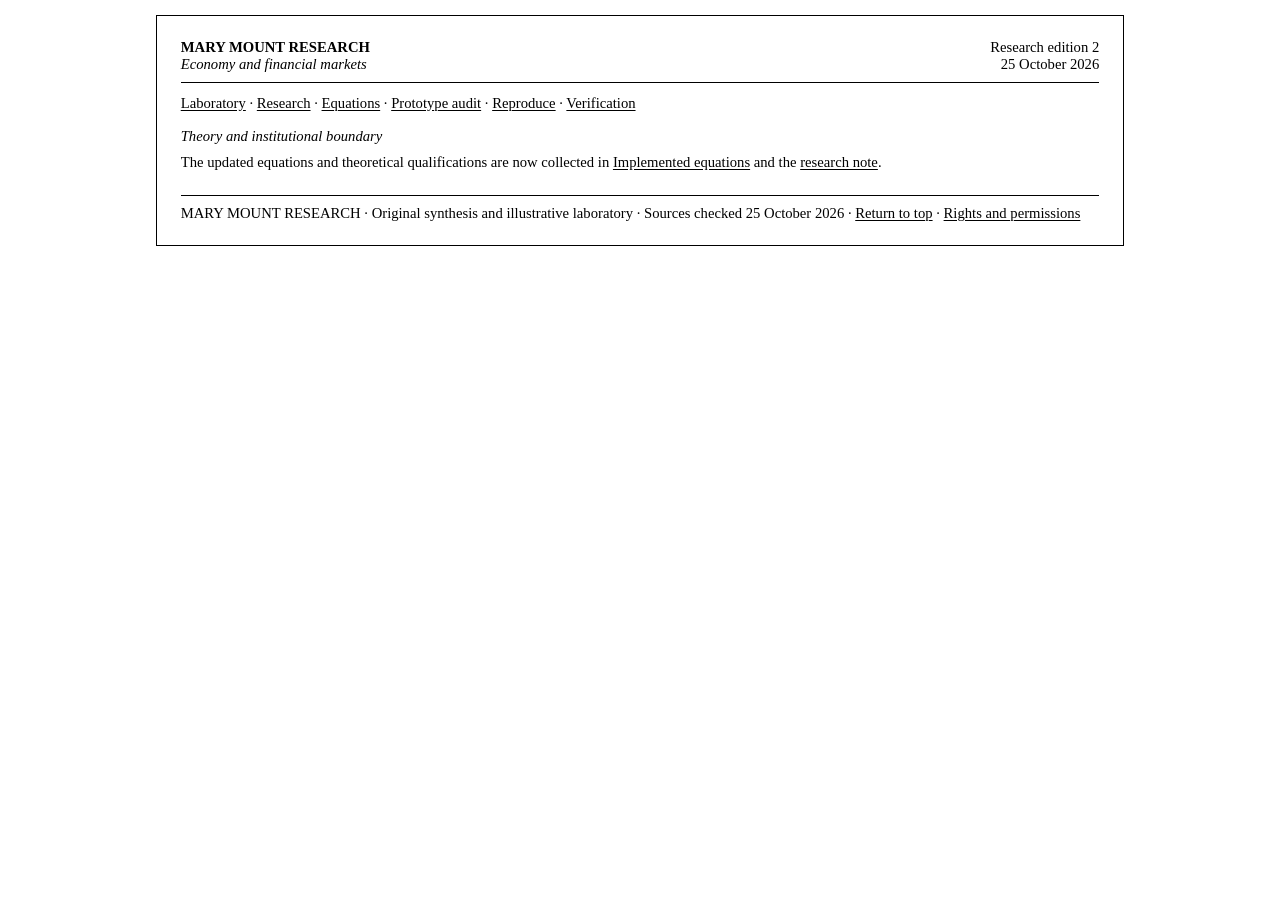
<file: theory.html>
<!doctype html><html lang="en"><head><meta charset="utf-8"><meta name="viewport" content="width=device-width,initial-scale=1"><title>Mary Mount Research · Theory and institutional boundary</title><link rel="stylesheet" href="research.css"></head><body><main><header><div><strong>MARY MOUNT RESEARCH</strong><br><em>Economy and financial markets</em></div><div>Research edition 2<br>25 October 2026</div></header><nav><a href="index.html">Laboratory</a> · <a href="research.html">Research</a> · <a href="methods.html">Equations</a> · <a href="prototypes.html">Prototype audit</a> · <a href="guide.html">Reproduce</a> · <a href="verification.html">Verification</a></nav><h1>Theory and institutional boundary</h1><p>The updated equations and theoretical qualifications are now collected in <a href="methods.html">Implemented equations</a> and the <a href="research.html">research note</a>.</p><footer>MARY MOUNT RESEARCH · Original synthesis and illustrative laboratory · Sources checked 25 October 2026 · <a href="#">Return to top</a> · <a href="permissions.html">Rights and permissions</a></footer></main></body></html>
</file>
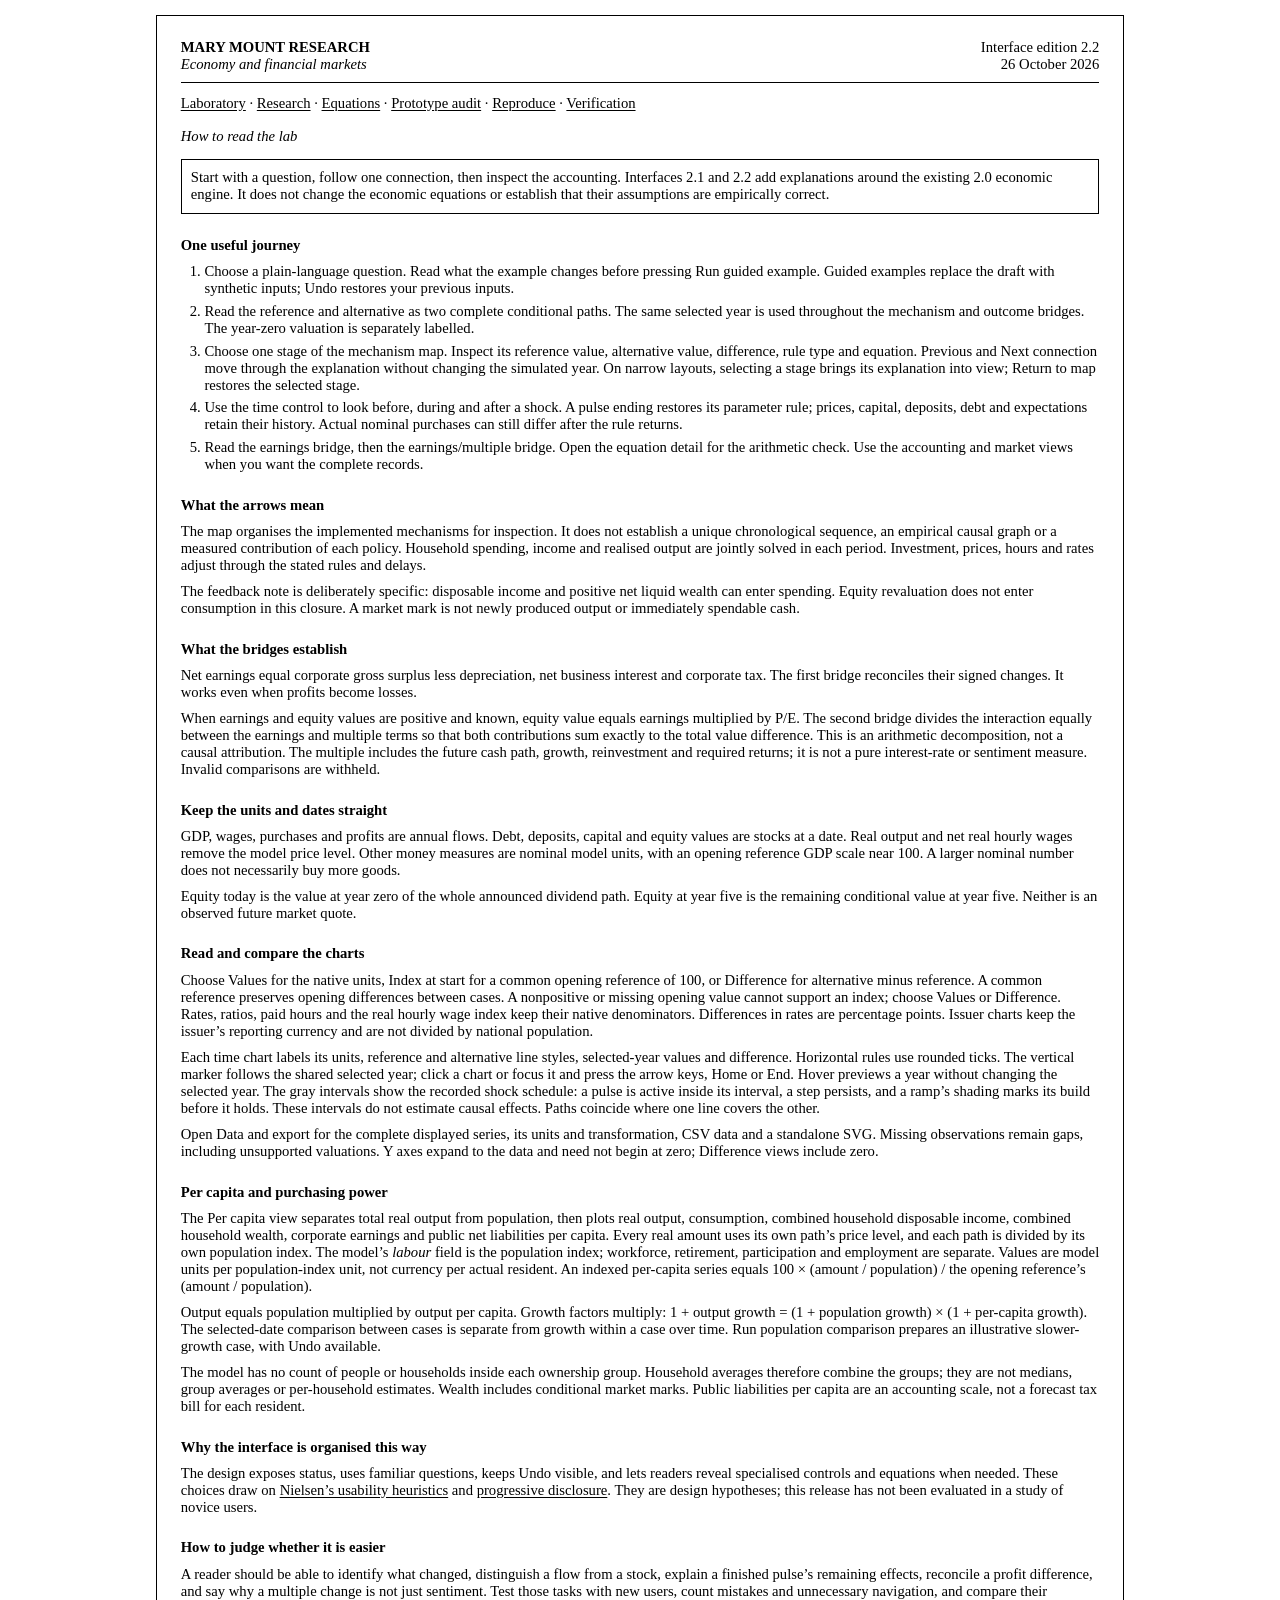
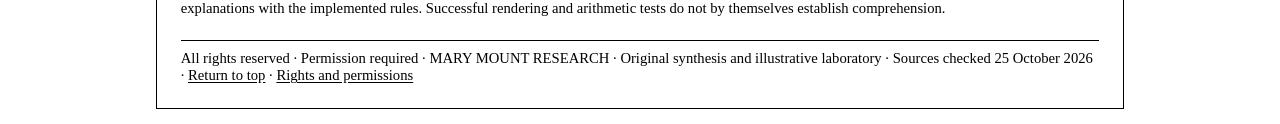
<file: ux-guide.html>
<!doctype html><html lang="en"><head><meta charset="utf-8"><meta name="viewport" content="width=device-width,initial-scale=1"><title>Mary Mount Research · How to read the lab</title><link rel="stylesheet" href="research.css"></head><body><main><header><div><strong>MARY MOUNT RESEARCH</strong><br><em>Economy and financial markets</em></div><div>Interface edition 2.2<br>26 October 2026</div></header><nav><a href="index.html">Laboratory</a> · <a href="research.html">Research</a> · <a href="methods.html">Equations</a> · <a href="prototypes.html">Prototype audit</a> · <a href="guide.html">Reproduce</a> · <a href="verification.html">Verification</a></nav><h1>How to read the lab</h1><p class="rule">Start with a question, follow one connection, then inspect the accounting. Interfaces 2.1 and 2.2 add explanations around the existing 2.0 economic engine. It does not change the economic equations or establish that their assumptions are empirically correct.</p><h2>One useful journey</h2><ol><li>Choose a plain-language question. Read what the example changes before pressing Run guided example. Guided examples replace the draft with synthetic inputs; Undo restores your previous inputs.</li><li>Read the reference and alternative as two complete conditional paths. The same selected year is used throughout the mechanism and outcome bridges. The year-zero valuation is separately labelled.</li><li>Choose one stage of the mechanism map. Inspect its reference value, alternative value, difference, rule type and equation. Previous and Next connection move through the explanation without changing the simulated year. On narrow layouts, selecting a stage brings its explanation into view; Return to map restores the selected stage.</li><li>Use the time control to look before, during and after a shock. A pulse ending restores its parameter rule; prices, capital, deposits, debt and expectations retain their history. Actual nominal purchases can still differ after the rule returns.</li><li>Read the earnings bridge, then the earnings/multiple bridge. Open the equation detail for the arithmetic check. Use the accounting and market views when you want the complete records.</li></ol><h2>What the arrows mean</h2><p>The map organises the implemented mechanisms for inspection. It does not establish a unique chronological sequence, an empirical causal graph or a measured contribution of each policy. Household spending, income and realised output are jointly solved in each period. Investment, prices, hours and rates adjust through the stated rules and delays.</p><p>The feedback note is deliberately specific: disposable income and positive net liquid wealth can enter spending. Equity revaluation does not enter consumption in this closure. A market mark is not newly produced output or immediately spendable cash.</p><h2>What the bridges establish</h2><p>Net earnings equal corporate gross surplus less depreciation, net business interest and corporate tax. The first bridge reconciles their signed changes. It works even when profits become losses.</p><p>When earnings and equity values are positive and known, equity value equals earnings multiplied by P/E. The second bridge divides the interaction equally between the earnings and multiple terms so that both contributions sum exactly to the total value difference. This is an arithmetic decomposition, not a causal attribution. The multiple includes the future cash path, growth, reinvestment and required returns; it is not a pure interest-rate or sentiment measure. Invalid comparisons are withheld.</p><h2>Keep the units and dates straight</h2><p>GDP, wages, purchases and profits are annual flows. Debt, deposits, capital and equity values are stocks at a date. Real output and net real hourly wages remove the model price level. Other money measures are nominal model units, with an opening reference GDP scale near 100. A larger nominal number does not necessarily buy more goods.</p><p>Equity today is the value at year zero of the whole announced dividend path. Equity at year five is the remaining conditional value at year five. Neither is an observed future market quote.</p><h2 id="charts">Read and compare the charts</h2><p>Choose Values for the native units, Index at start for a common opening reference of 100, or Difference for alternative minus reference. A common reference preserves opening differences between cases. A nonpositive or missing opening value cannot support an index; choose Values or Difference. Rates, ratios, paid hours and the real hourly wage index keep their native denominators. Differences in rates are percentage points. Issuer charts keep the issuer’s reporting currency and are not divided by national population.</p><p>Each time chart labels its units, reference and alternative line styles, selected-year values and difference. Horizontal rules use rounded ticks. The vertical marker follows the shared selected year; click a chart or focus it and press the arrow keys, Home or End. Hover previews a year without changing the selected year. The gray intervals show the recorded shock schedule: a pulse is active inside its interval, a step persists, and a ramp’s shading marks its build before it holds. These intervals do not estimate causal effects. Paths coincide where one line covers the other.</p><p>Open Data and export for the complete displayed series, its units and transformation, CSV data and a standalone SVG. Missing observations remain gaps, including unsupported valuations. Y axes expand to the data and need not begin at zero; Difference views include zero.</p><h2>Per capita and purchasing power</h2><p>The Per capita view separates total real output from population, then plots real output, consumption, combined household disposable income, combined household wealth, corporate earnings and public net liabilities per capita. Every real amount uses its own path’s price level, and each path is divided by its own population index. The model’s <em>labour</em> field is the population index; workforce, retirement, participation and employment are separate. Values are model units per population-index unit, not currency per actual resident. An indexed per-capita series equals 100 × (amount / population) / the opening reference’s (amount / population).</p><p>Output equals population multiplied by output per capita. Growth factors multiply: 1 + output growth = (1 + population growth) × (1 + per-capita growth). The selected-date comparison between cases is separate from growth within a case over time. Run population comparison prepares an illustrative slower-growth case, with Undo available.</p><p>The model has no count of people or households inside each ownership group. Household averages therefore combine the groups; they are not medians, group averages or per-household estimates. Wealth includes conditional market marks. Public liabilities per capita are an accounting scale, not a forecast tax bill for each resident.</p><h2>Why the interface is organised this way</h2><p>The design exposes status, uses familiar questions, keeps Undo visible, and lets readers reveal specialised controls and equations when needed. These choices draw on <a href="https://www.nngroup.com/articles/ten-usability-heuristics/">Nielsen’s usability heuristics</a> and <a href="https://www.nngroup.com/articles/progressive-disclosure/">progressive disclosure</a>. They are design hypotheses; this release has not been evaluated in a study of novice users.</p><h2>How to judge whether it is easier</h2><p>A reader should be able to identify what changed, distinguish a flow from a stock, explain a finished pulse’s remaining effects, reconcile a profit difference, and say why a multiple change is not just sentiment. Test those tasks with new users, count mistakes and unnecessary navigation, and compare their explanations with the implemented rules. Successful rendering and arithmetic tests do not by themselves establish comprehension.</p><footer>All rights reserved · Permission required · MARY MOUNT RESEARCH · Original synthesis and illustrative laboratory · Sources checked 25 October 2026 · <a href="#">Return to top</a> · <a href="permissions.html">Rights and permissions</a></footer></main></body></html>
</file>
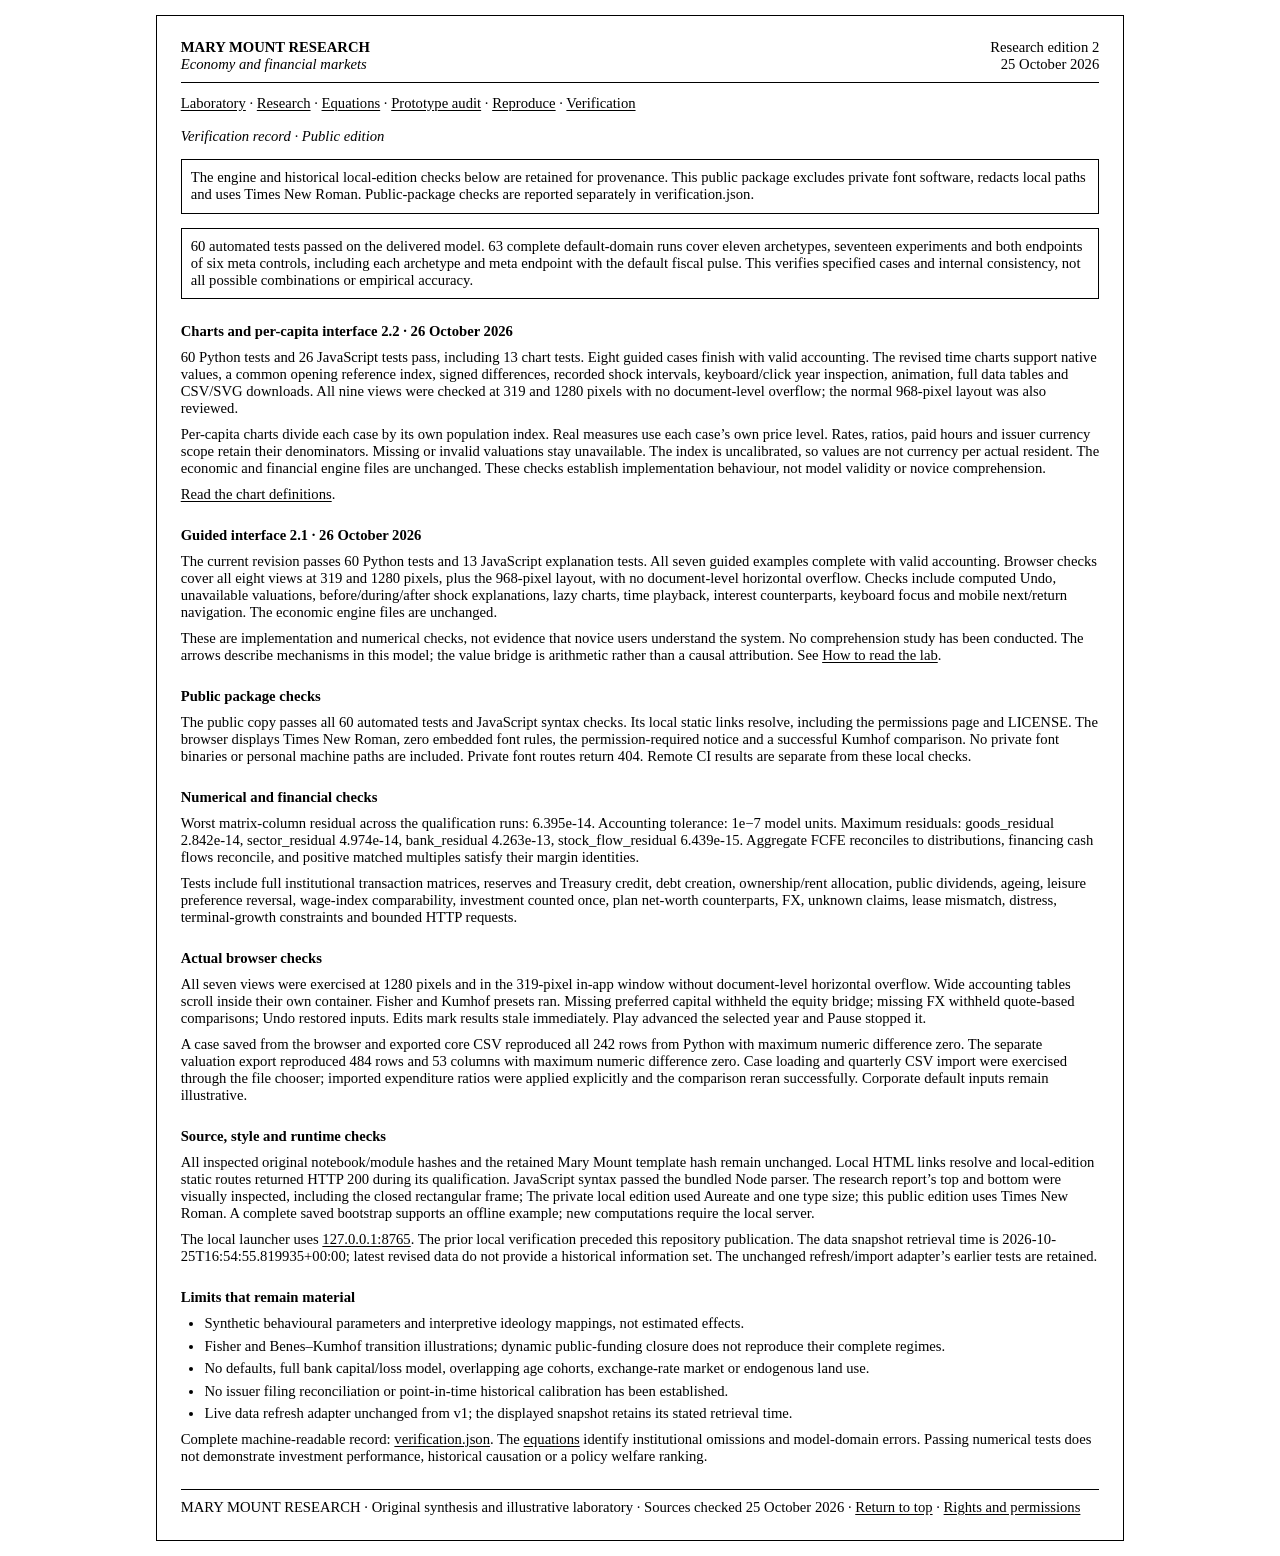
<file: verification.html>
<!doctype html><html lang="en"><head><meta charset="utf-8"><meta name="viewport" content="width=device-width,initial-scale=1"><title>Mary Mount Research · Verification record</title><link rel="stylesheet" href="research.css"></head><body><main><header><div><strong>MARY MOUNT RESEARCH</strong><br><em>Economy and financial markets</em></div><div>Research edition 2<br>25 October 2026</div></header><nav><a href="index.html">Laboratory</a> · <a href="research.html">Research</a> · <a href="methods.html">Equations</a> · <a href="prototypes.html">Prototype audit</a> · <a href="guide.html">Reproduce</a> · <a href="verification.html">Verification</a></nav><h1>Verification record · Public edition</h1><p class="rule">The engine and historical local-edition checks below are retained for provenance. This public package excludes private font software, redacts local paths and uses Times New Roman. Public-package checks are reported separately in verification.json.</p><p class="rule">60 automated tests passed on the delivered model. 63 complete default-domain runs cover eleven archetypes, seventeen experiments and both endpoints of six meta controls, including each archetype and meta endpoint with the default fiscal pulse. This verifies specified cases and internal consistency, not all possible combinations or empirical accuracy.</p><h2>Charts and per-capita interface 2.2 · 26 October 2026</h2><p>60 Python tests and 26 JavaScript tests pass, including 13 chart tests. Eight guided cases finish with valid accounting. The revised time charts support native values, a common opening reference index, signed differences, recorded shock intervals, keyboard/click year inspection, animation, full data tables and CSV/SVG downloads. All nine views were checked at 319 and 1280 pixels with no document-level overflow; the normal 968-pixel layout was also reviewed.</p><p>Per-capita charts divide each case by its own population index. Real measures use each case’s own price level. Rates, ratios, paid hours and issuer currency scope retain their denominators. Missing or invalid valuations stay unavailable. The index is uncalibrated, so values are not currency per actual resident. The economic and financial engine files are unchanged. These checks establish implementation behaviour, not model validity or novice comprehension.</p><p><a href="ux-guide.html#charts">Read the chart definitions</a>.</p><h2>Guided interface 2.1 · 26 October 2026</h2><p>The current revision passes 60 Python tests and 13 JavaScript explanation tests. All seven guided examples complete with valid accounting. Browser checks cover all eight views at 319 and 1280 pixels, plus the 968-pixel layout, with no document-level horizontal overflow. Checks include computed Undo, unavailable valuations, before/during/after shock explanations, lazy charts, time playback, interest counterparts, keyboard focus and mobile next/return navigation. The economic engine files are unchanged.</p><p>These are implementation and numerical checks, not evidence that novice users understand the system. No comprehension study has been conducted. The arrows describe mechanisms in this model; the value bridge is arithmetic rather than a causal attribution. See <a href="ux-guide.html">How to read the lab</a>.</p><h2>Public package checks</h2><p>The public copy passes all 60 automated tests and JavaScript syntax checks. Its local static links resolve, including the permissions page and LICENSE. The browser displays Times New Roman, zero embedded font rules, the permission-required notice and a successful Kumhof comparison. No private font binaries or personal machine paths are included. Private font routes return 404. Remote CI results are separate from these local checks.</p><h2>Numerical and financial checks</h2><p>Worst matrix-column residual across the qualification runs: 6.395e-14. Accounting tolerance: 1e−7 model units. Maximum residuals: goods_residual 2.842e-14, sector_residual 4.974e-14, bank_residual 4.263e-13, stock_flow_residual 6.439e-15. Aggregate FCFE reconciles to distributions, financing cash flows reconcile, and positive matched multiples satisfy their margin identities.</p><p>Tests include full institutional transaction matrices, reserves and Treasury credit, debt creation, ownership/rent allocation, public dividends, ageing, leisure preference reversal, wage-index comparability, investment counted once, plan net-worth counterparts, FX, unknown claims, lease mismatch, distress, terminal-growth constraints and bounded HTTP requests.</p><h2>Actual browser checks</h2><p>All seven views were exercised at 1280 pixels and in the 319-pixel in-app window without document-level horizontal overflow. Wide accounting tables scroll inside their own container. Fisher and Kumhof presets ran. Missing preferred capital withheld the equity bridge; missing FX withheld quote-based comparisons; Undo restored inputs. Edits mark results stale immediately. Play advanced the selected year and Pause stopped it.</p><p>A case saved from the browser and exported core CSV reproduced all 242 rows from Python with maximum numeric difference zero. The separate valuation export reproduced 484 rows and 53 columns with maximum numeric difference zero. Case loading and quarterly CSV import were exercised through the file chooser; imported expenditure ratios were applied explicitly and the comparison reran successfully. Corporate default inputs remain illustrative.</p><h2>Source, style and runtime checks</h2><p>All inspected original notebook/module hashes and the retained Mary Mount template hash remain unchanged. Local HTML links resolve and local-edition static routes returned HTTP 200 during its qualification. JavaScript syntax passed the bundled Node parser. The research report’s top and bottom were visually inspected, including the closed rectangular frame; The private local edition used Aureate and one type size; this public edition uses Times New Roman. A complete saved bootstrap supports an offline example; new computations require the local server.</p><p>The local launcher uses <a href="http://127.0.0.1:8765/">127.0.0.1:8765</a>. The prior local verification preceded this repository publication. The data snapshot retrieval time is 2026-10-25T16:54:55.819935+00:00; latest revised data do not provide a historical information set. The unchanged refresh/import adapter’s earlier tests are retained.</p><h2>Limits that remain material</h2><ul><li>Synthetic behavioural parameters and interpretive ideology mappings, not estimated effects.</li><li>Fisher and Benes–Kumhof transition illustrations; dynamic public-funding closure does not reproduce their complete regimes.</li><li>No defaults, full bank capital/loss model, overlapping age cohorts, exchange-rate market or endogenous land use.</li><li>No issuer filing reconciliation or point-in-time historical calibration has been established.</li><li>Live data refresh adapter unchanged from v1; the displayed snapshot retains its stated retrieval time.</li></ul><p>Complete machine-readable record: <a href="verification.json">verification.json</a>. The <a href="methods.html">equations</a> identify institutional omissions and model-domain errors. Passing numerical tests does not demonstrate investment performance, historical causation or a policy welfare ranking.</p><footer>MARY MOUNT RESEARCH · Original synthesis and illustrative laboratory · Sources checked 25 October 2026 · <a href="#">Return to top</a> · <a href="permissions.html">Rights and permissions</a></footer></main></body></html>
</file>
<file: research.css>
/* All rights reserved. Written permission required. See LICENSE. */
*{box-sizing:border-box}html{font-size:11pt;color:#000;background:#fff}body,input,button,select{font:inherit;font-family:"Times New Roman",Times,serif;line-height:1.16}body{margin:1rem}main{max-width:66rem;margin:auto;border:1px solid black;padding:1.618rem}header{display:flex;justify-content:space-between;gap:1rem;border-bottom:1px solid;padding-bottom:.618rem;margin-bottom:.618rem}header>div:last-child{text-align:right}h1,h2,h3,p,li,td,th,code,pre{font:inherit;font-size:1rem}h1{font-style:italic;margin:1rem 0 .618rem}h2{font-weight:bold;margin:1.618rem 0 .618rem}h3{font-weight:bold;font-style:italic;margin:1rem 0 .382rem}p{margin:.618rem 0}ul,ol{padding-left:1.618rem;margin:.618rem 0}li{margin:.382rem 0}a{color:inherit;text-underline-offset:.12em;overflow-wrap:anywhere}nav{line-height:1.4}table{border-collapse:collapse;width:100%;font-variant-numeric:tabular-nums}th,td{padding:.382rem .618rem;border-bottom:1px solid;text-align:left;vertical-align:top}th{font-weight:700}td:first-child,th:first-child{padding-left:0}caption{text-align:left;font-style:italic;padding:.618rem 0}.table-scroll{overflow:auto;max-width:100%}.rule{border:1px solid;padding:.618rem;margin:1rem 0}.equation{border-left:1px solid;padding-left:.618rem;overflow-wrap:anywhere}details{border-top:1px solid;padding:.618rem 0}summary{cursor:pointer;font-weight:700}footer{border-top:1px solid;margin-top:1.618rem;padding-top:.618rem}small{font:inherit}pre{white-space:pre-wrap;overflow-wrap:anywhere}code{font-style:italic}strong{font-weight:700}@media(max-width:600px){body{margin:.382rem}main{padding:.618rem}header{display:block}header>div:last-child{text-align:left;margin-top:.382rem}th,td{padding:.382rem}}@media print{body{margin:0}main{border:1px solid;max-width:none}nav{display:none}h2,h3{break-after:avoid}tr{break-inside:avoid}}
</file>
